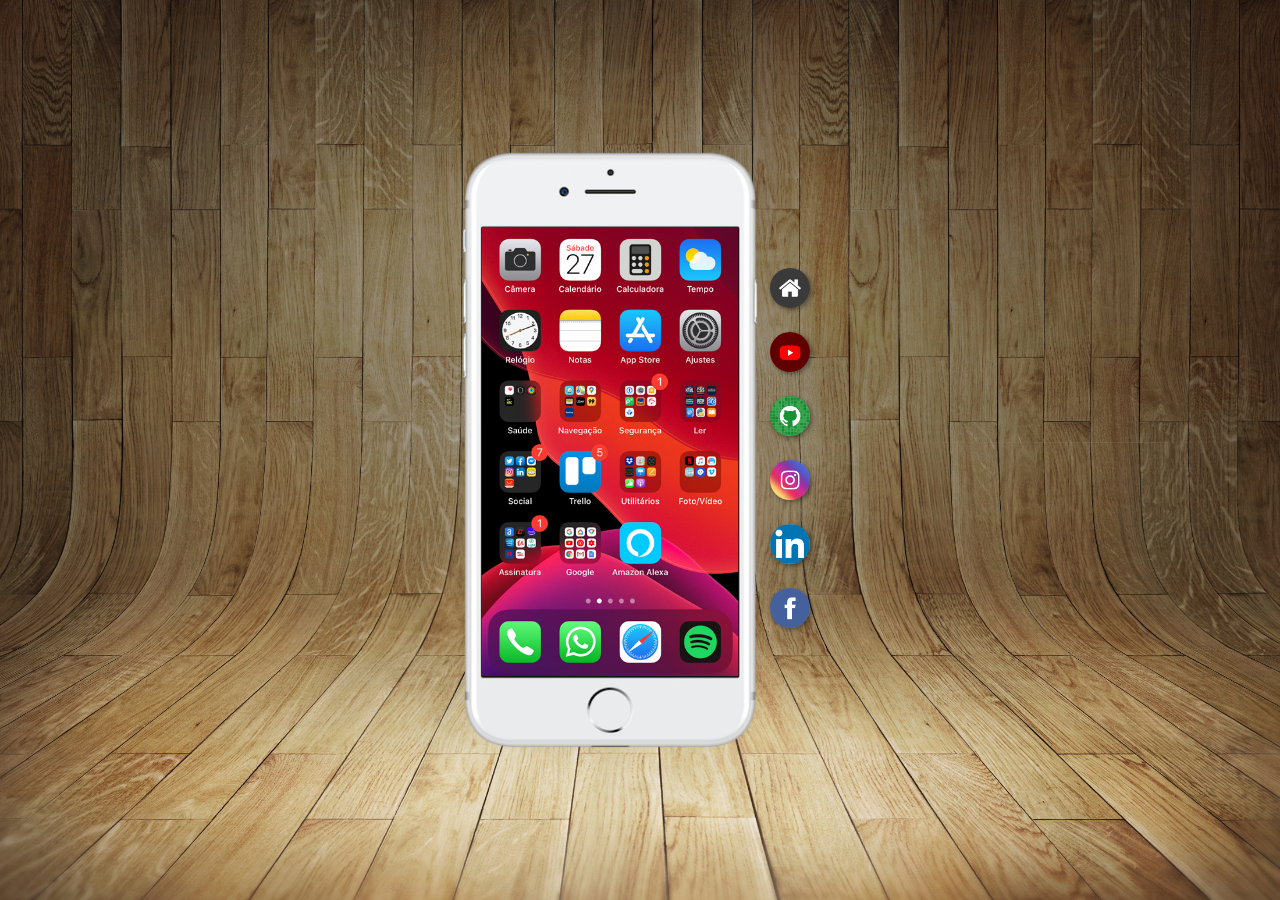
<file: index.html>
<!DOCTYPE html>
<html lang="pt-br">
<head>
    <meta charset="UTF-8">
    <meta http-equiv="X-UA-Compatible" content="IE=edge">
    <meta name="viewport" content="width=device-width, initial-scale=1.0">
    <link rel="stylesheet" href="estilos/style.css">
    <title>Projeto Redes Sociais</title>
</head>
<body>
  <main>
    <section id="telefone">
      <img src="imagens/frame-iphone.png" alt="">
        <iframe src="home.html" name="tela" id="tela" frameborder="0">Seu navegador não pe compatível com isso.</iframe>
    </section>
    <section id="redes-sociais">
        <a href="home.html" target="tela"><img src="imagens/logo-home.jpg" alt="home"></a> <br>
        <a href="youtube.html" target="tela"><img src="imagens/logo-youtube.jpg" alt="youtube"></a> <br>
        <a href="github.html" target="tela"><img src="imagens/logo-github.jpg" alt="github"></a> <br>
        <a href="instagram.html" target="tela"><img src="imagens/logo-instagram.jpg" alt="instagram"></a> <br>
        <a href="linkidin.html" target="tela"><img src="imagens/logo-linkidin.jpg" alt="linkidin"></a> <br>
        <a href="facebook.html" target="tela"><img src="imagens/logo-facebook.jpg" alt="facebook"></a>
    </section>
  </main>
    
</body>
</html>
</file>
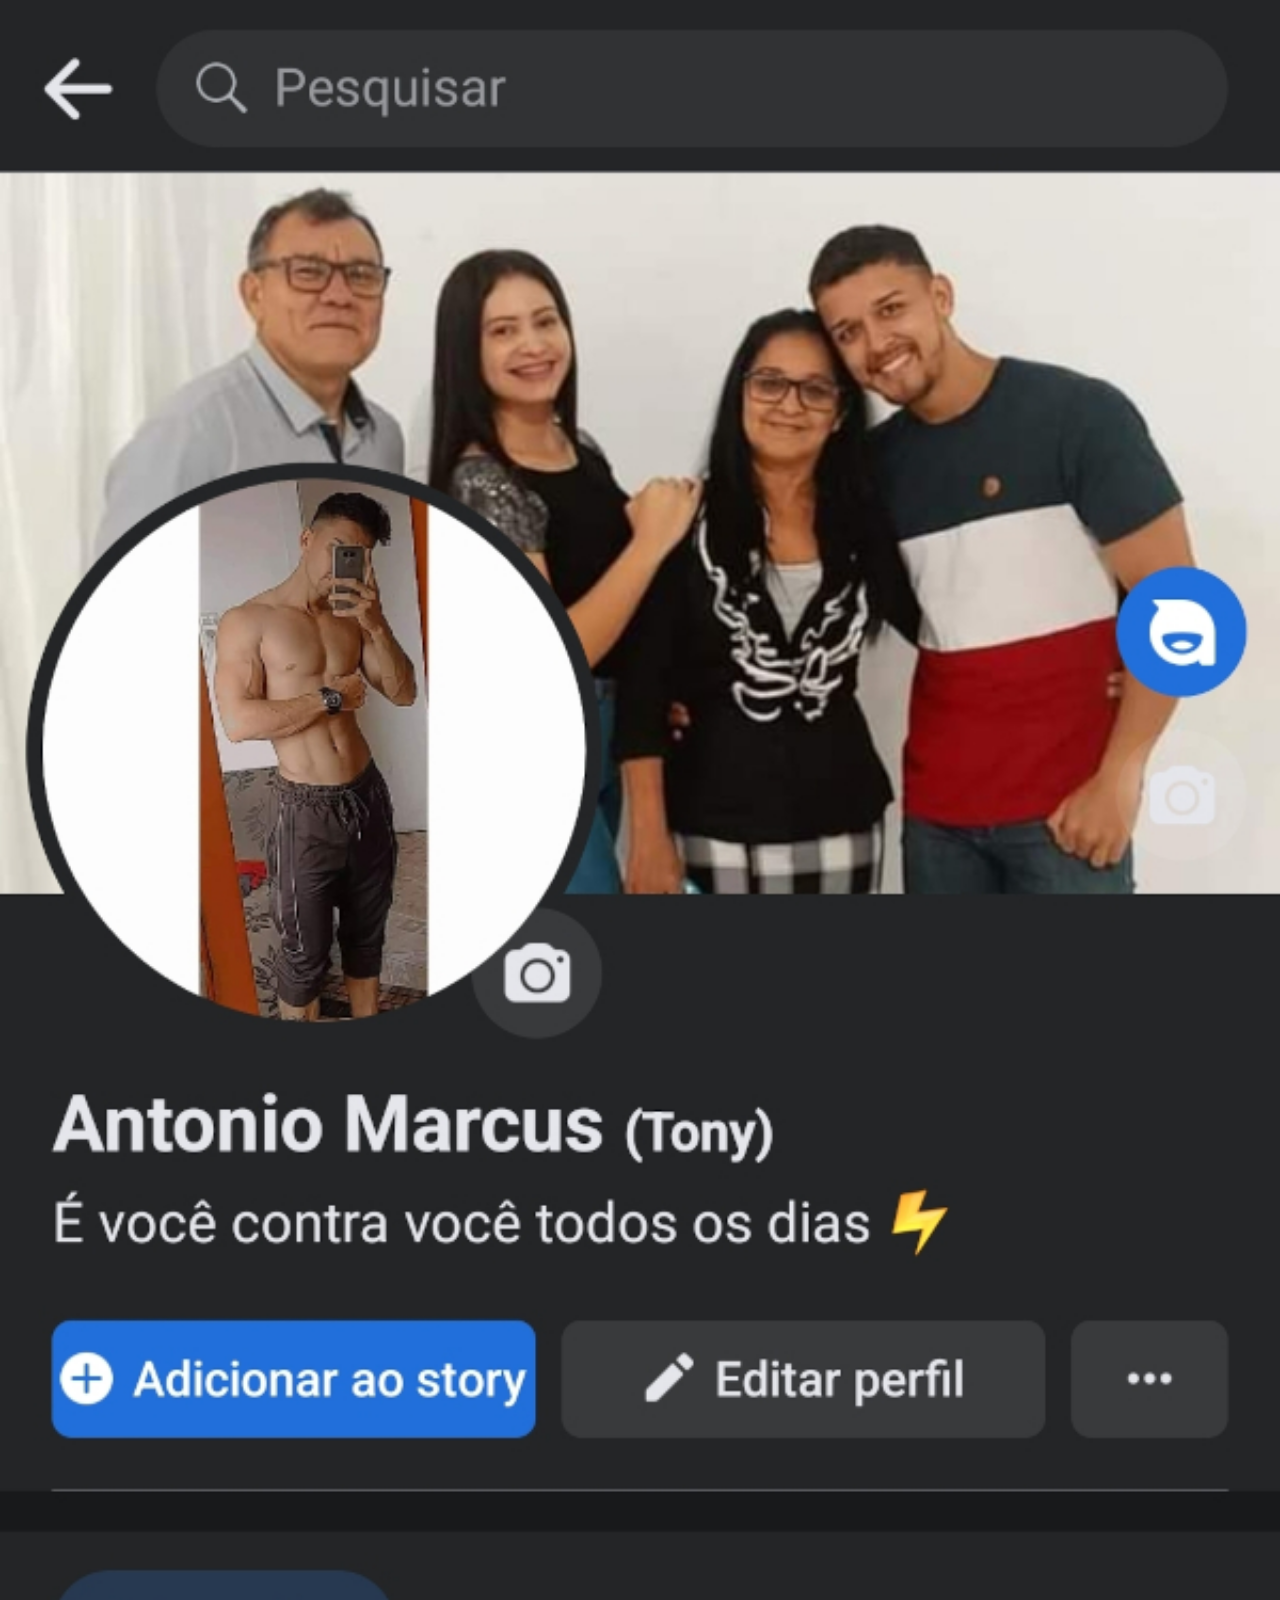
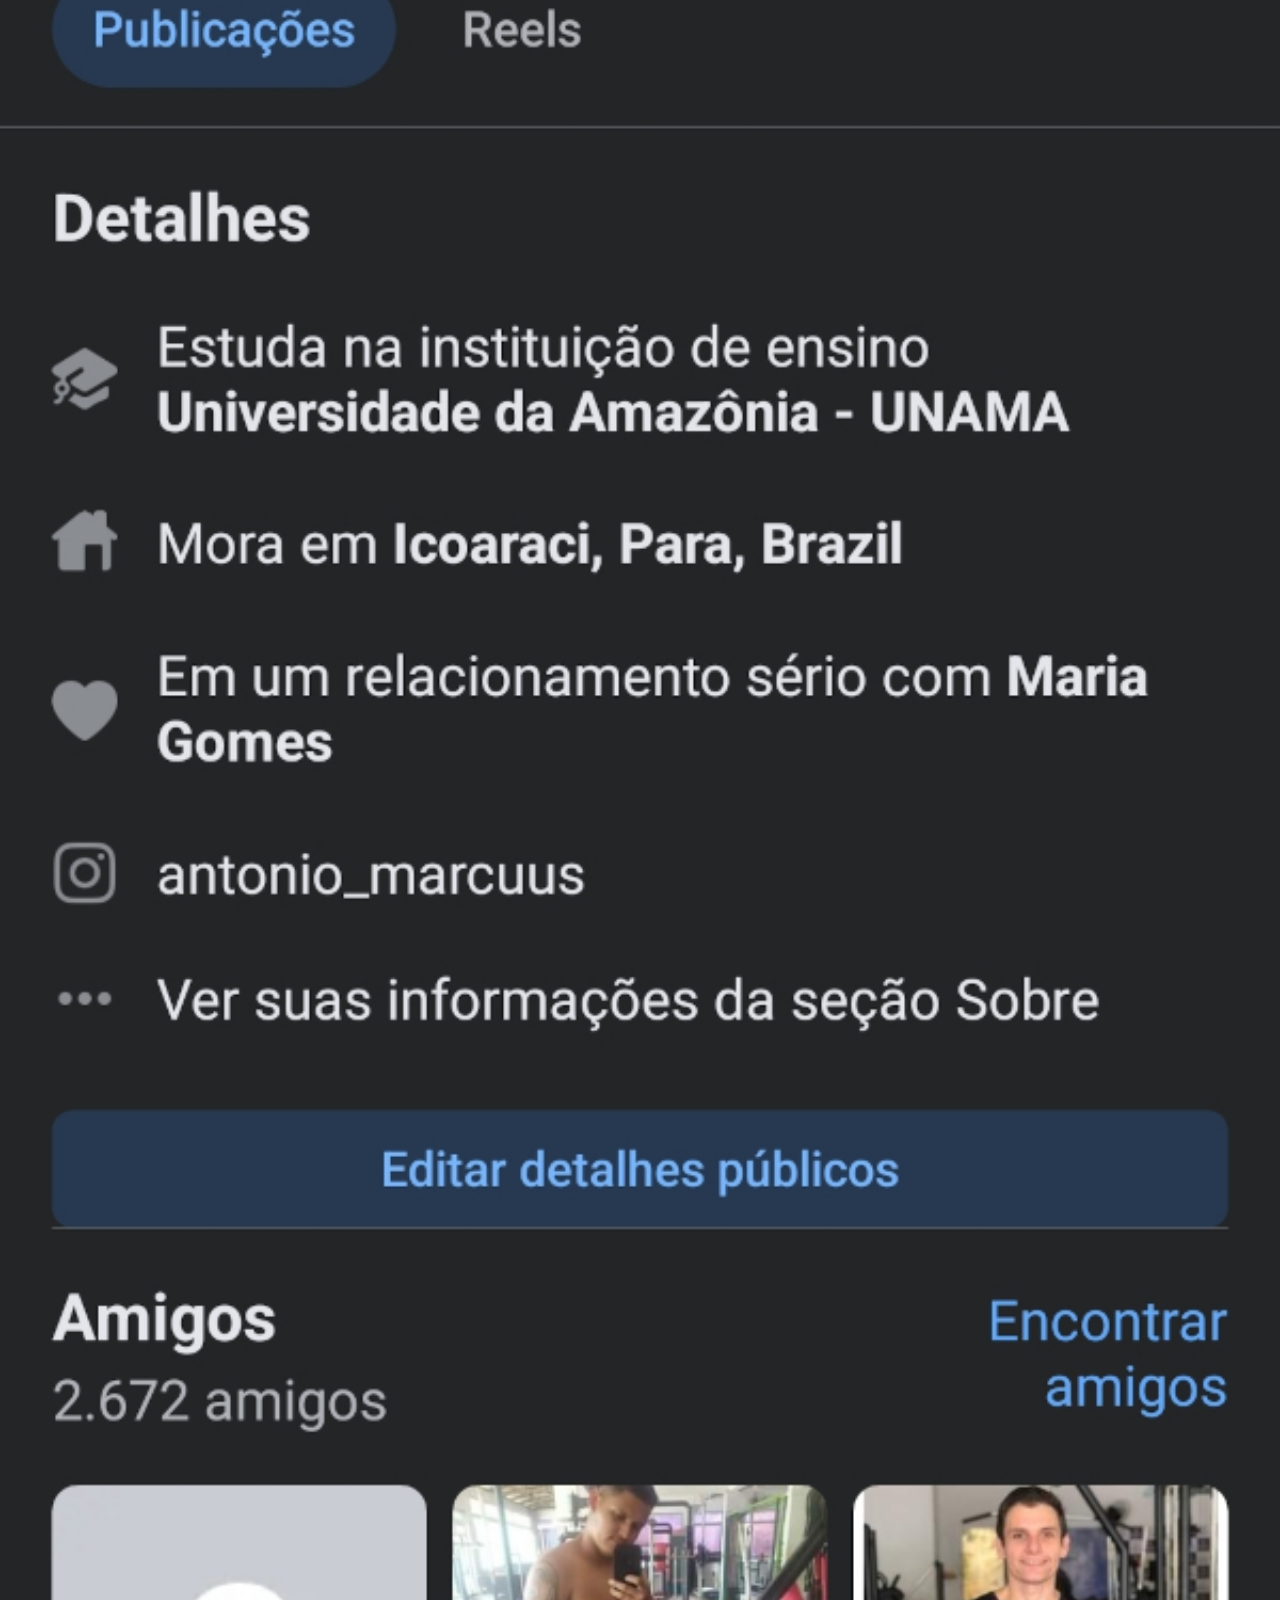
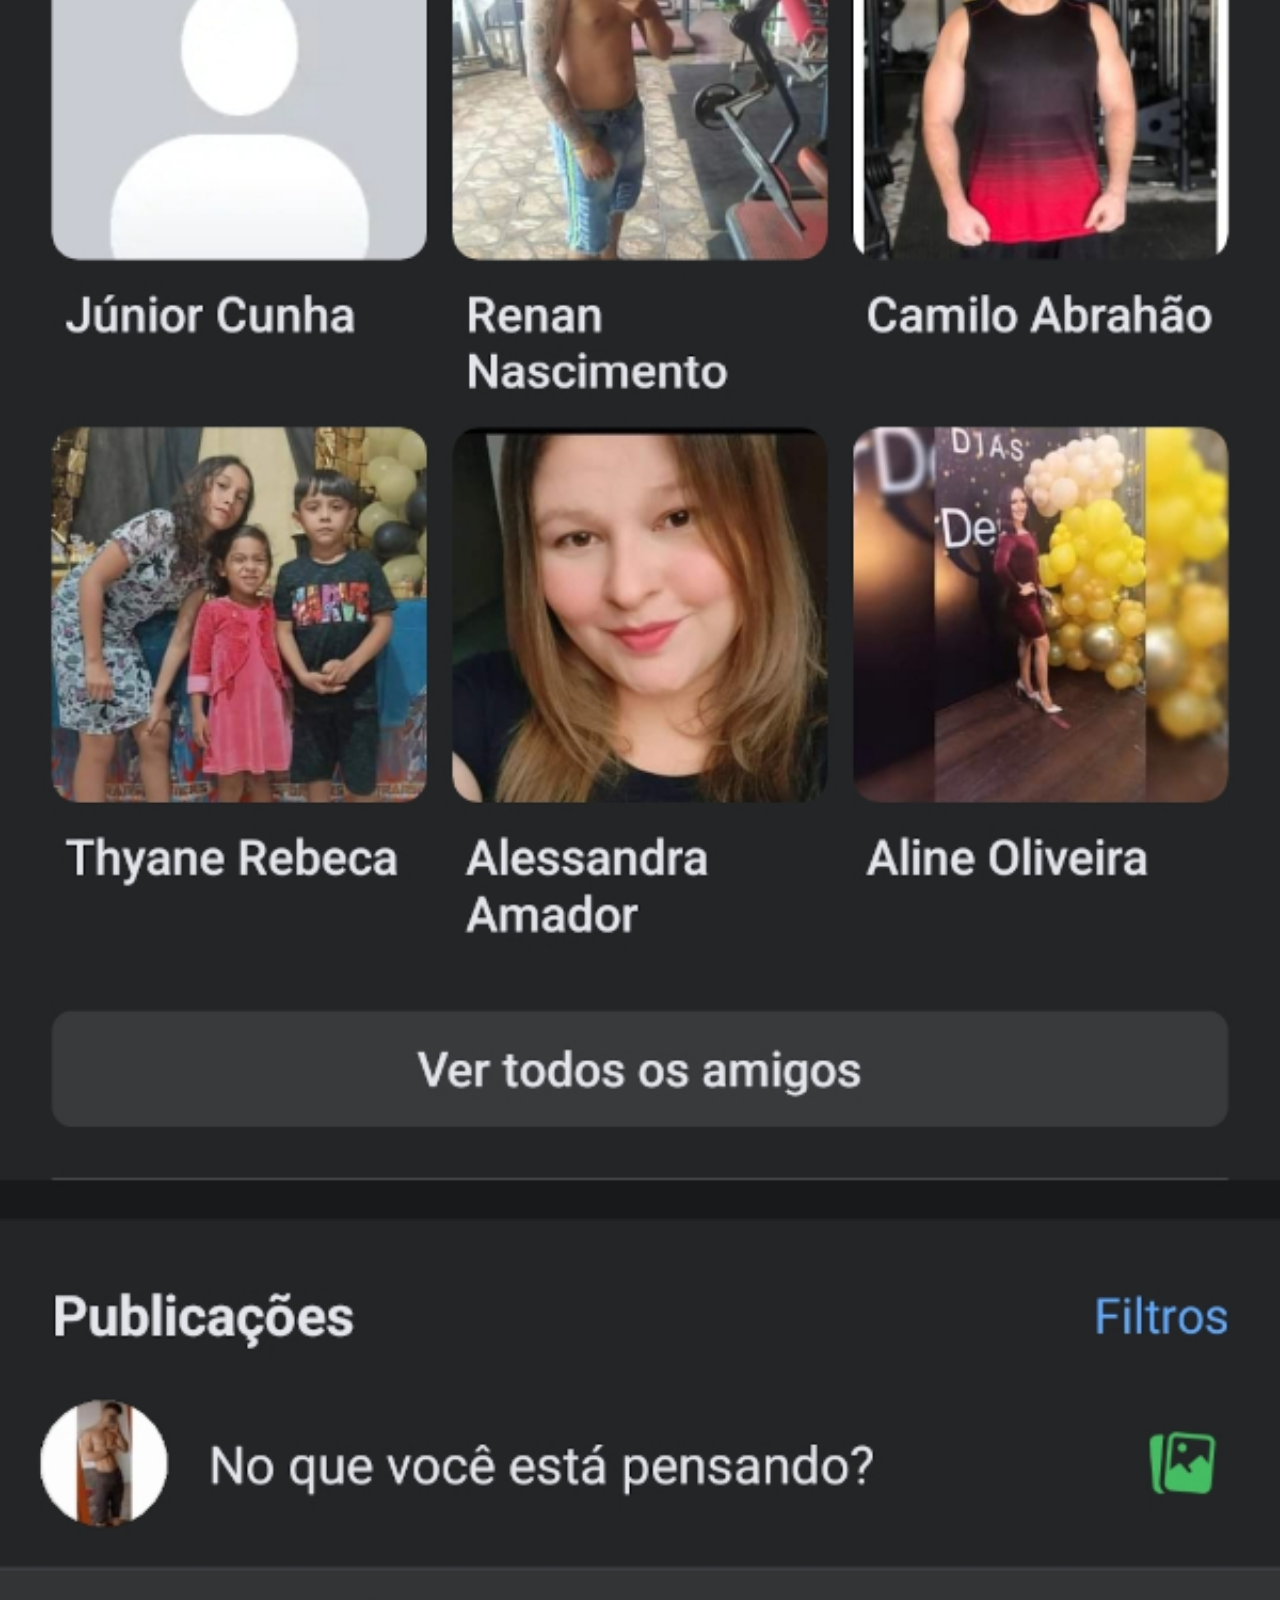
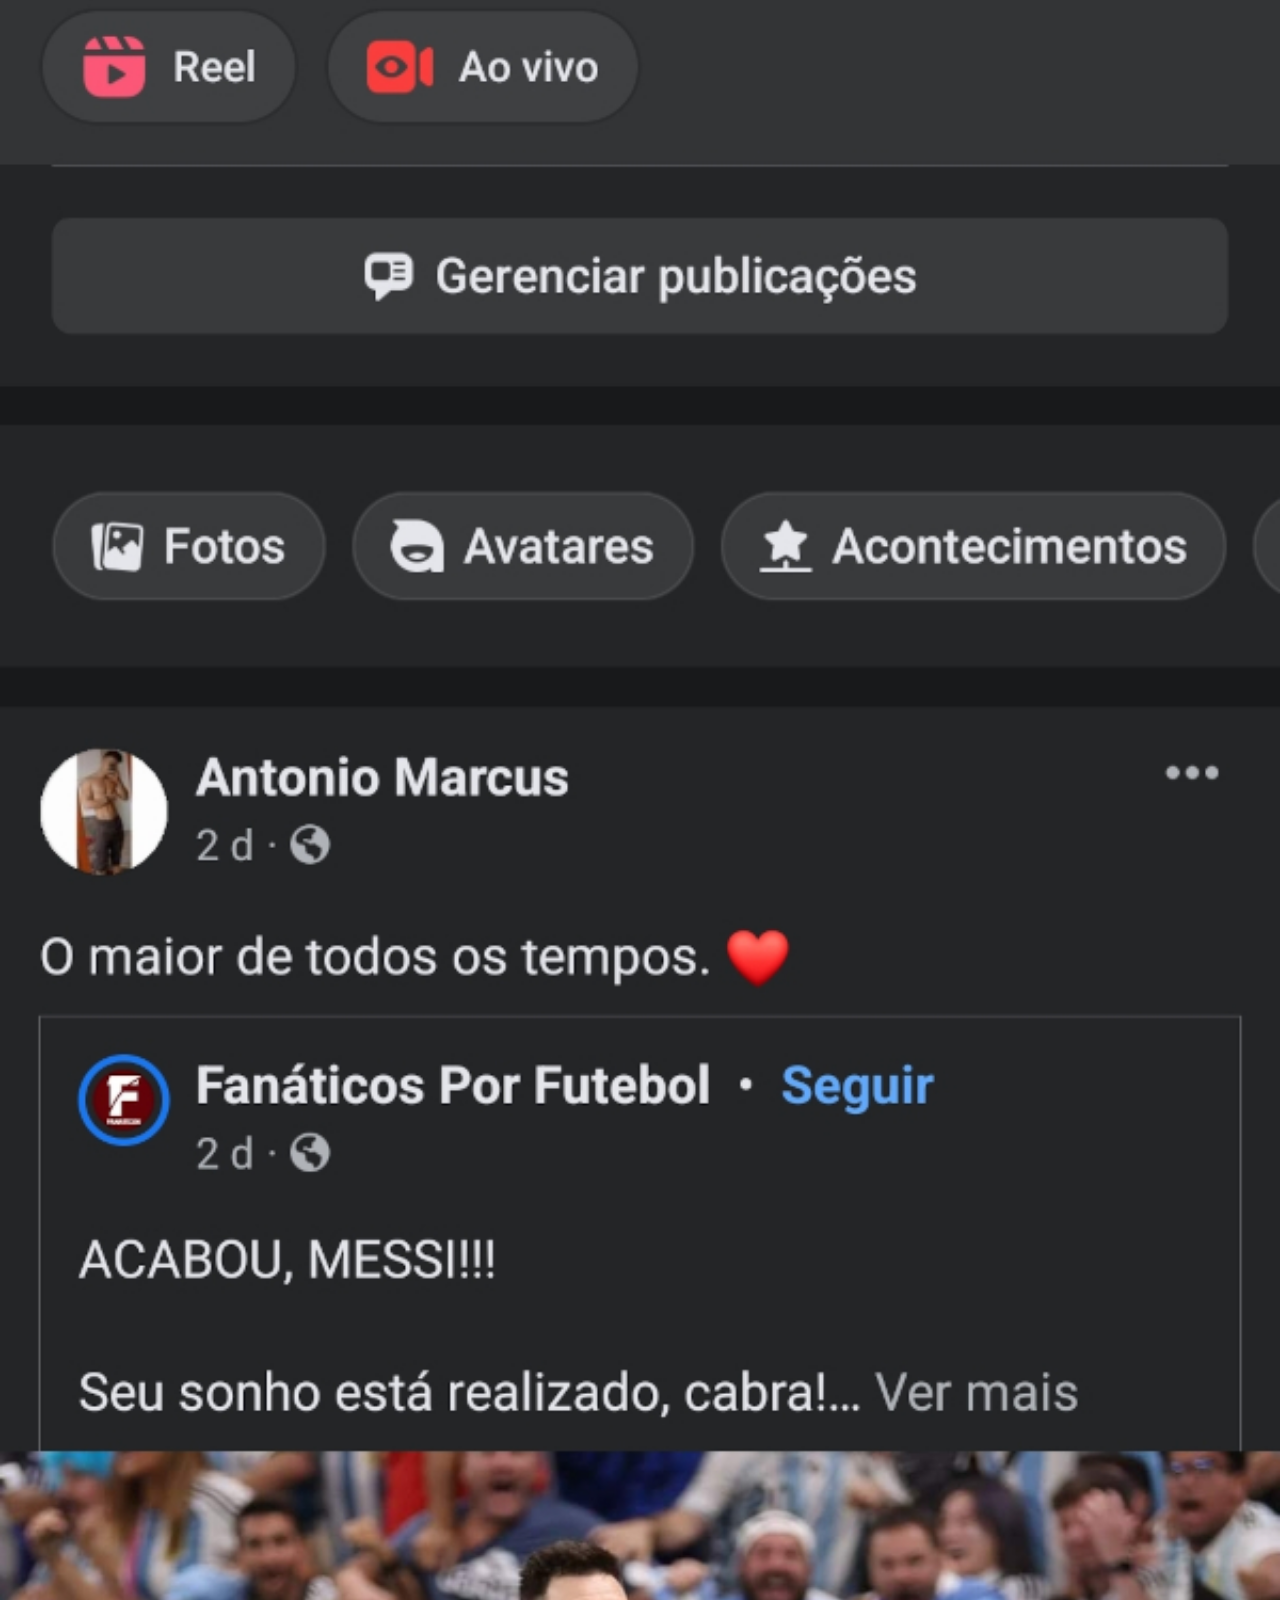
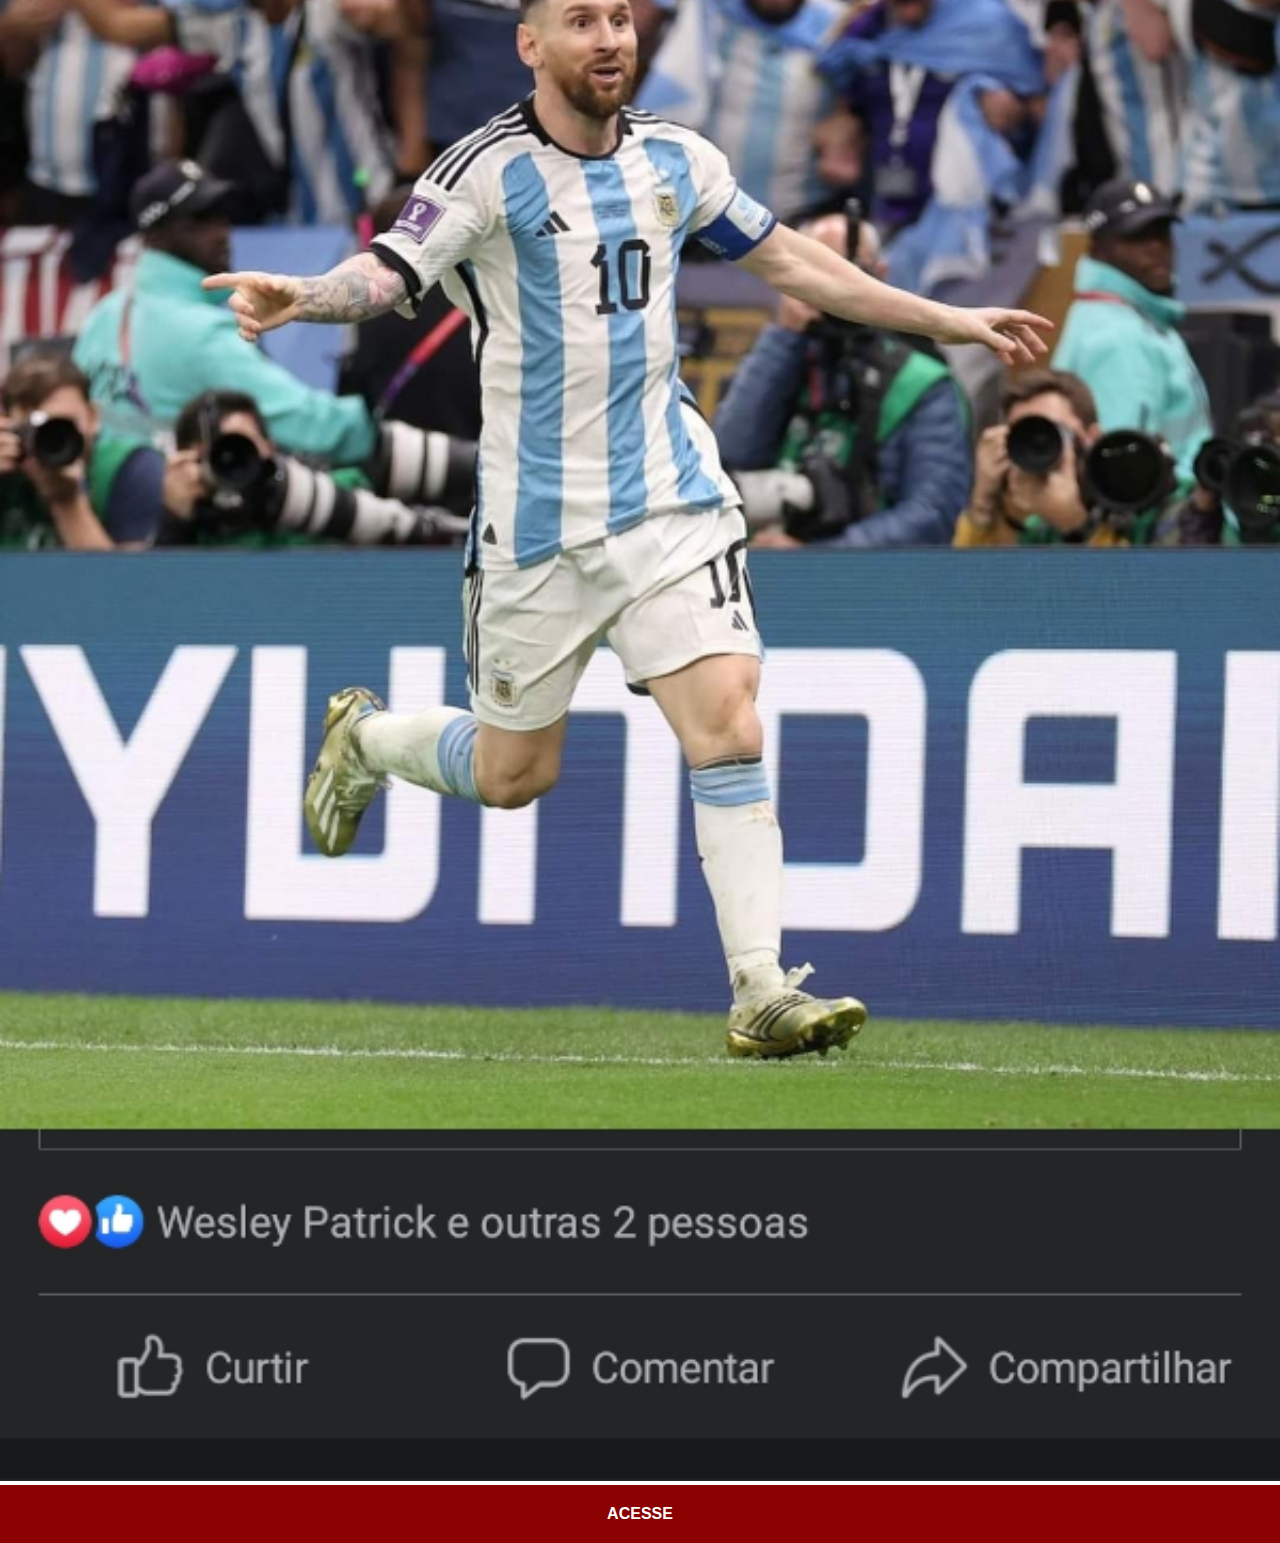
<file: facebook.html>
<!DOCTYPE html>
<html lang="pt-br">
<head>
    <meta charset="UTF-8">
    <meta http-equiv="X-UA-Compatible" content="IE=edge">
    <meta name="viewport" content="width=device-width, initial-scale=1.0">
    <title>Facebook</title>
    <link rel="stylesheet" href="estilos/social.css">
</head>
<body>
    <img src="imagens/facebook.jpg.jpg" alt="Facebook">
    <a href="https://www.facebook.com/antoniomarcuus" target="_blank">ACESSE</a>
</body>
</html>
</file>
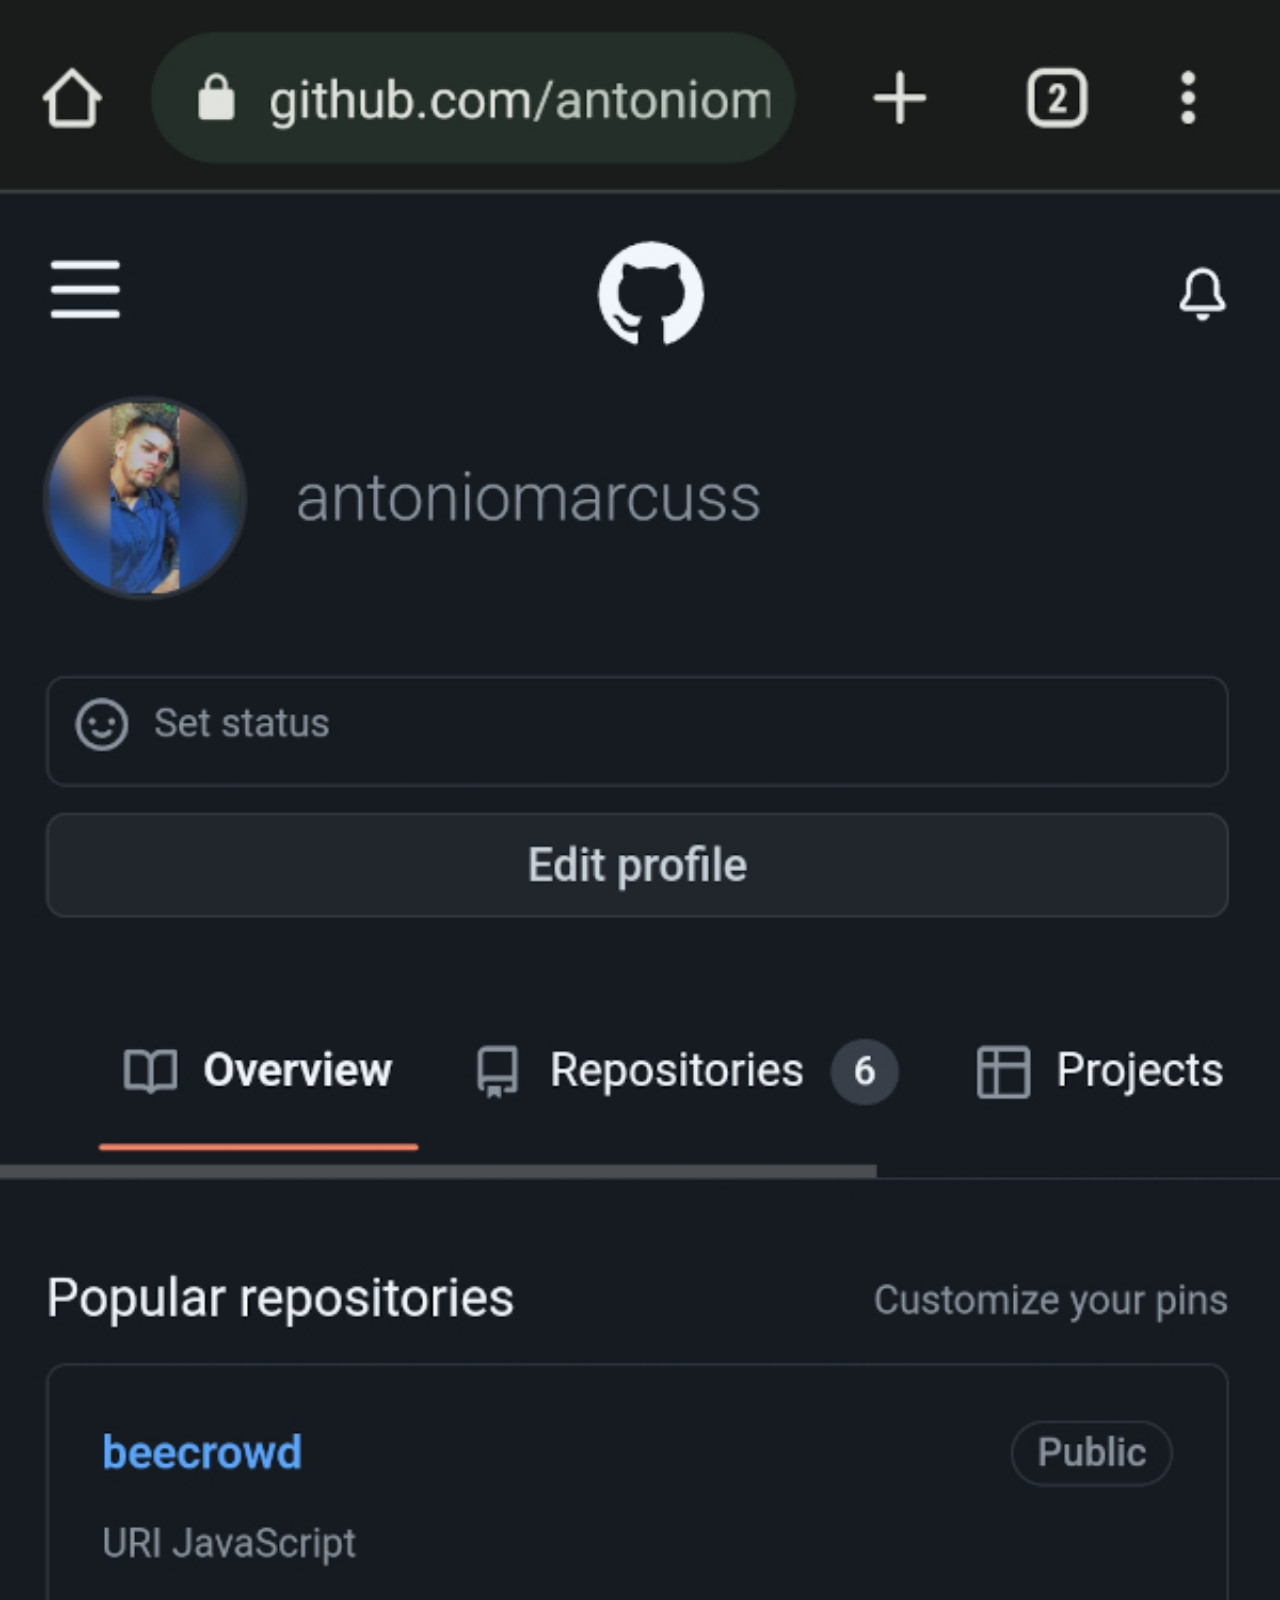
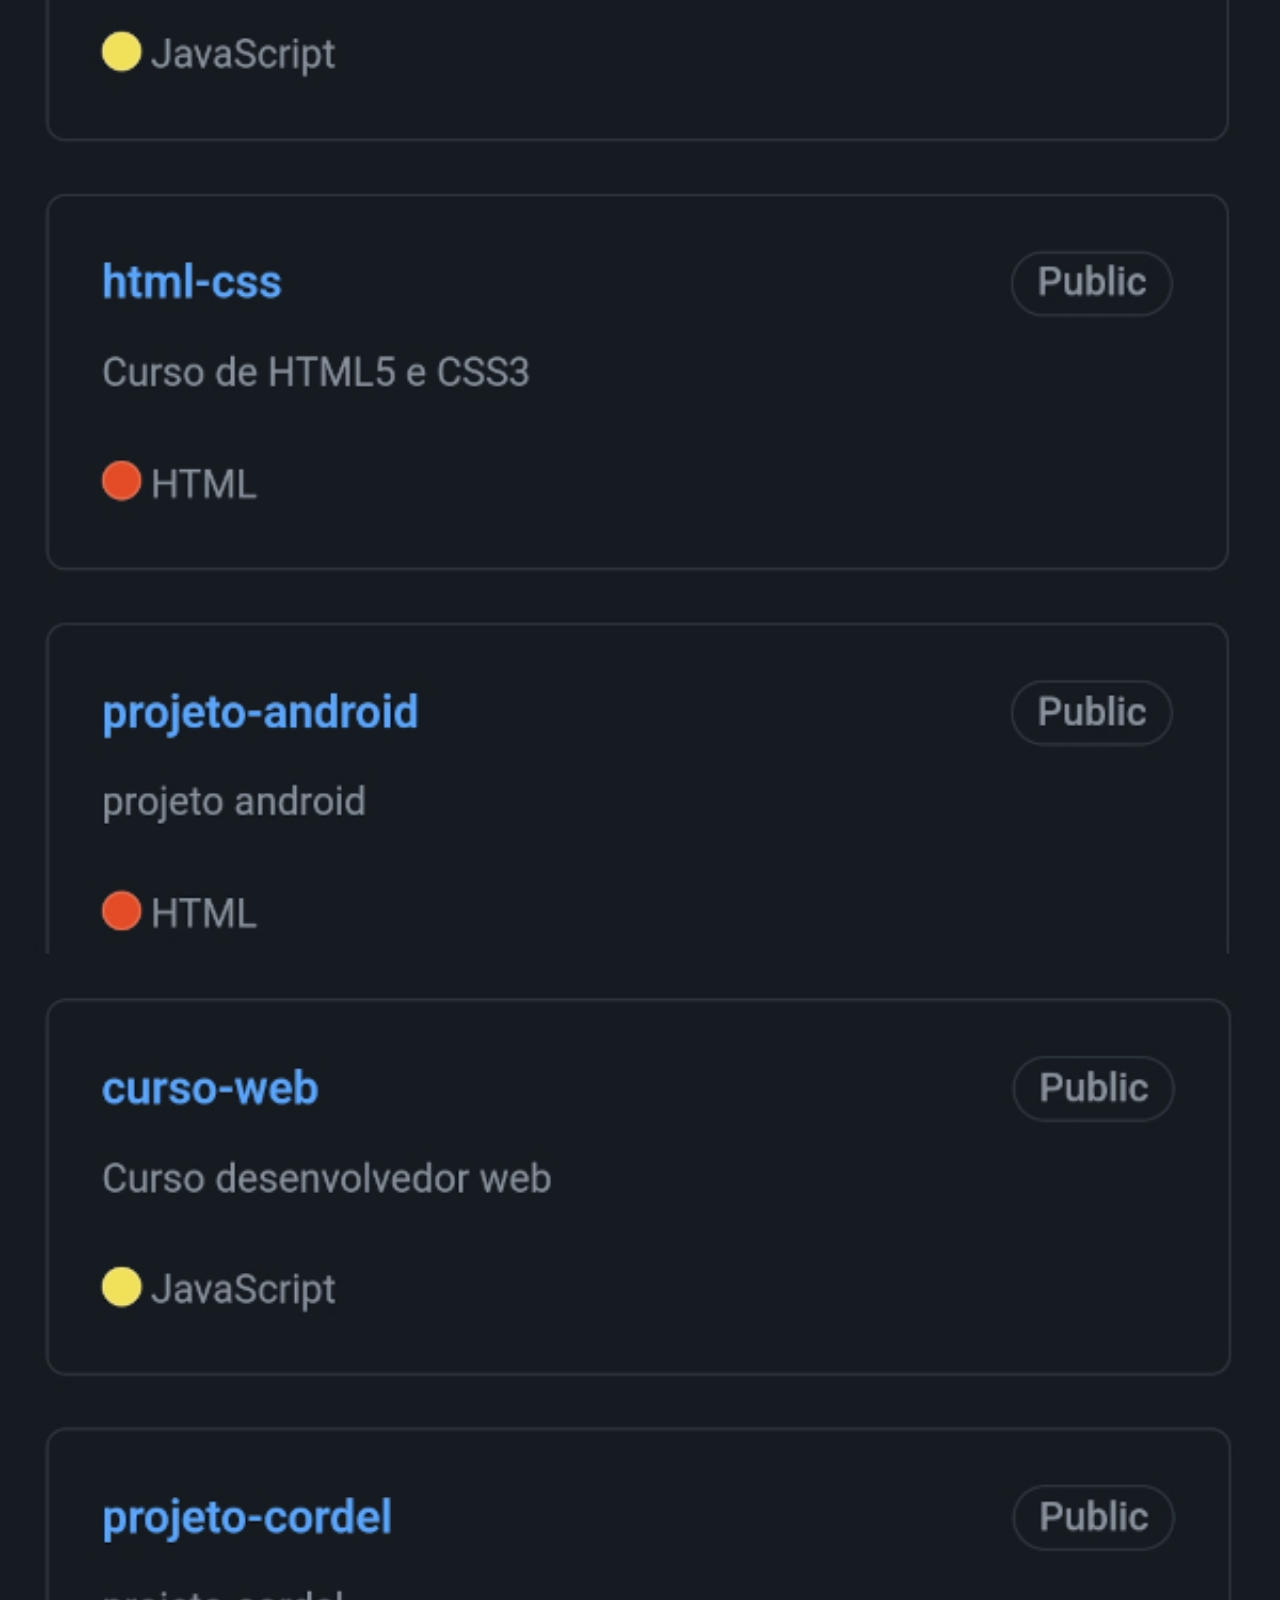
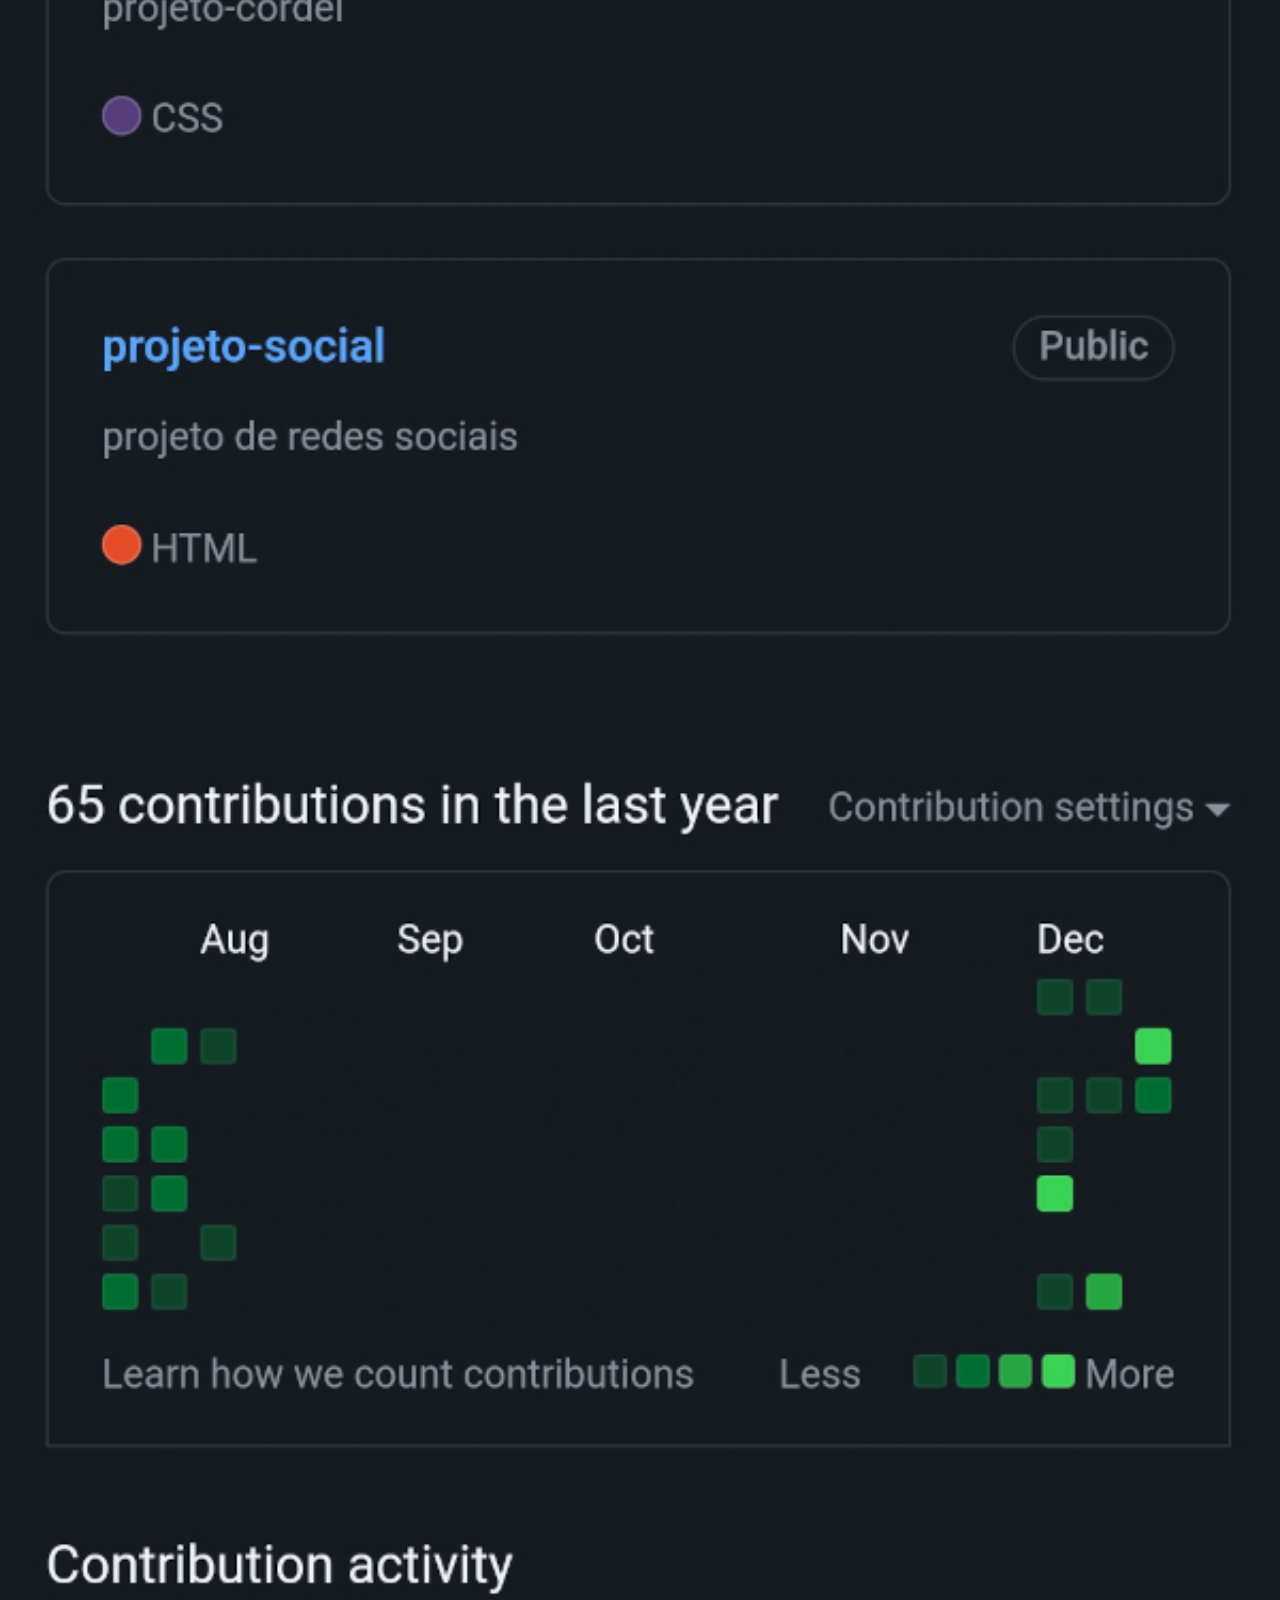
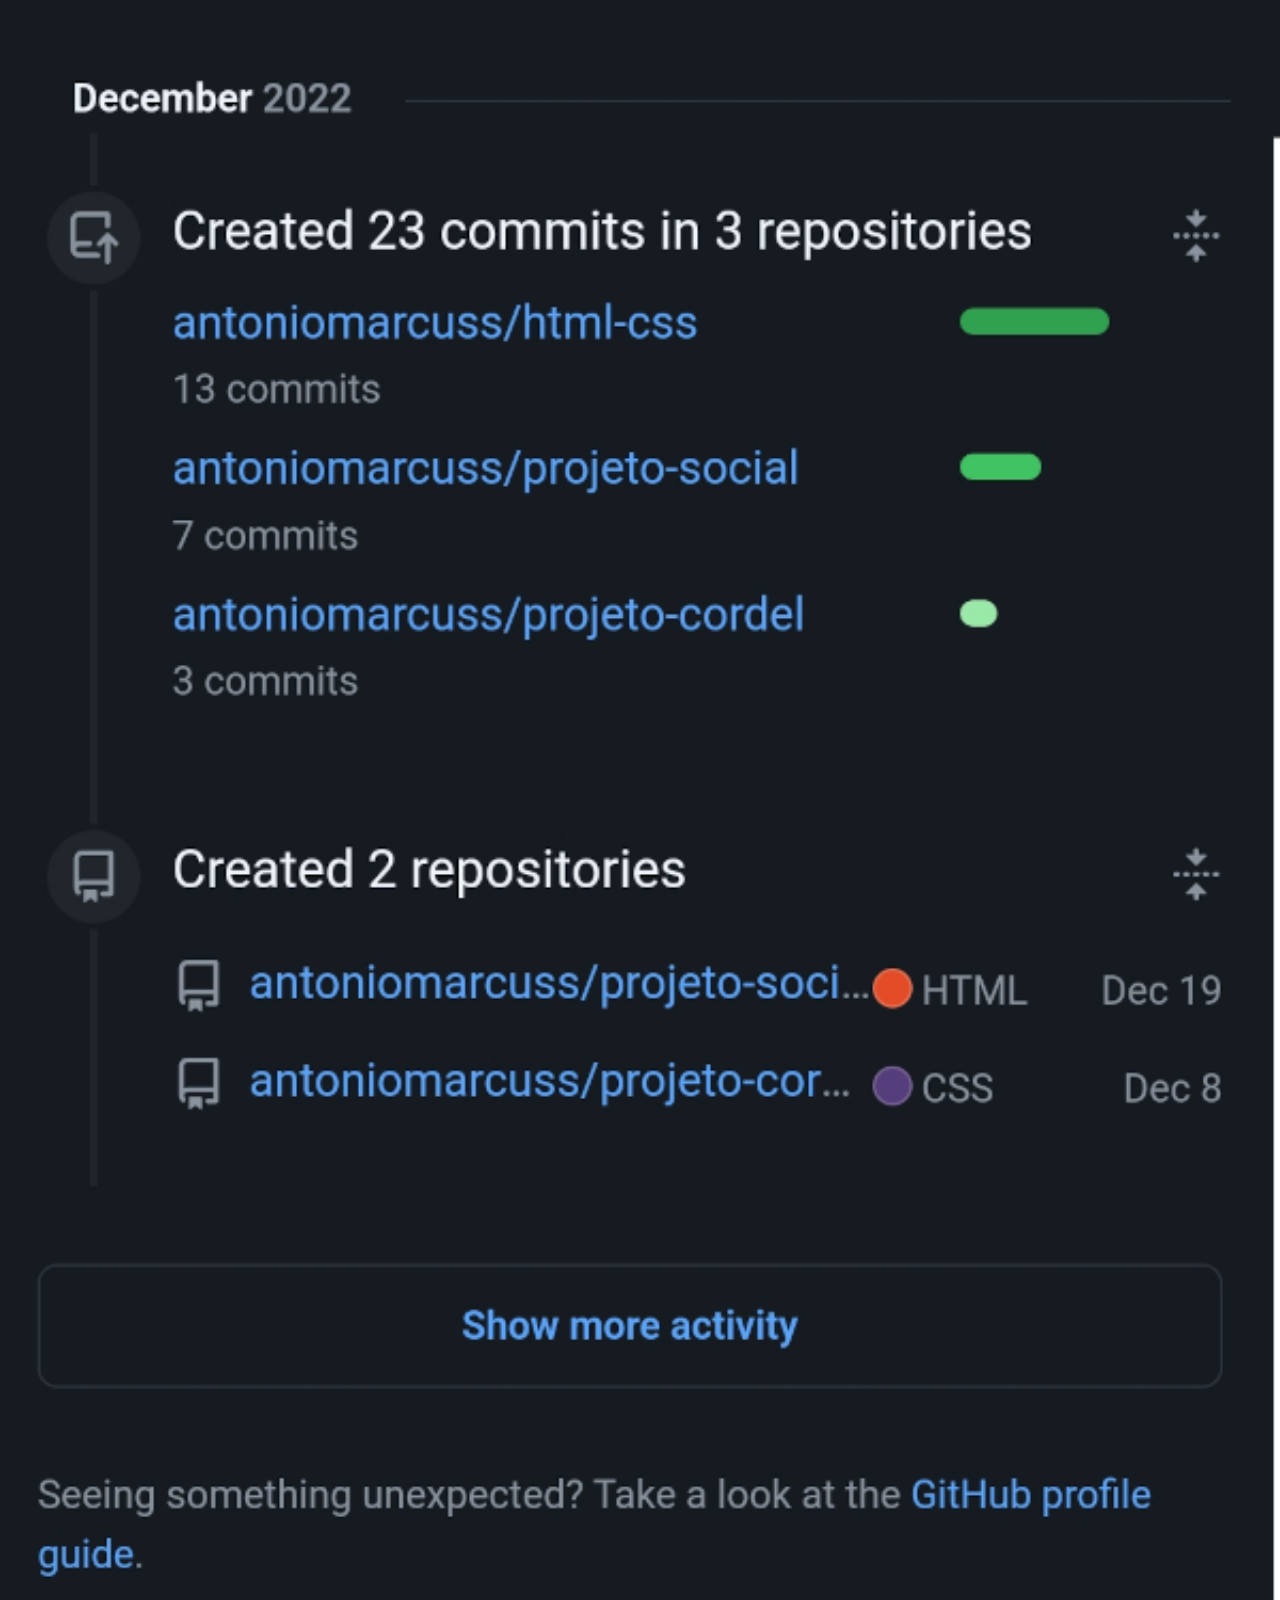
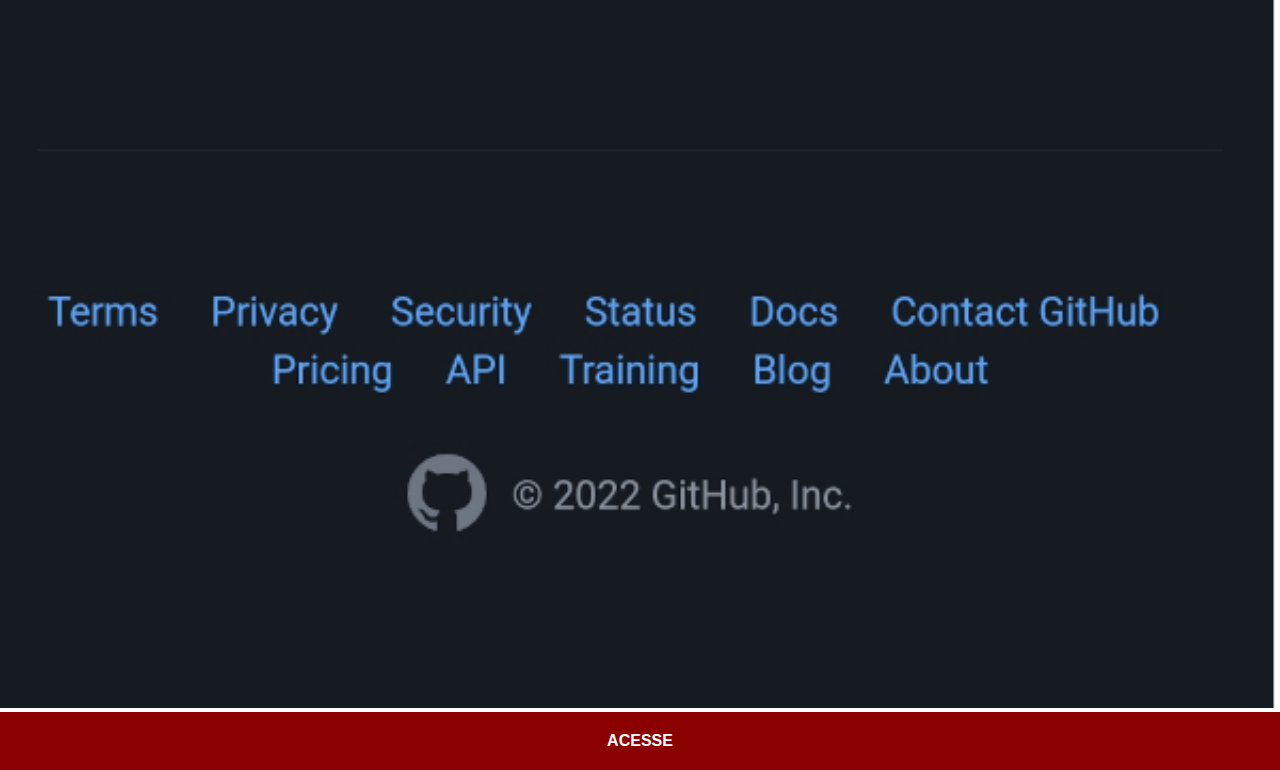
<file: github.html>
<!DOCTYPE html>
<html lang="pt-br">
<head>
    <meta charset="UTF-8">
    <meta http-equiv="X-UA-Compatible" content="IE=edge">
    <meta name="viewport" content="width=device-width, initial-scale=1.0">
    <title>GitHub</title>
    <link rel="stylesheet" href="estilos/social.css">
</head>
<body>
    <img src="imagens/github.jpg.jpg" alt="github">
    <a href="https://github.com/antoniomarcuss" target="_blank">ACESSE</a>
</body>
</html>
</file>
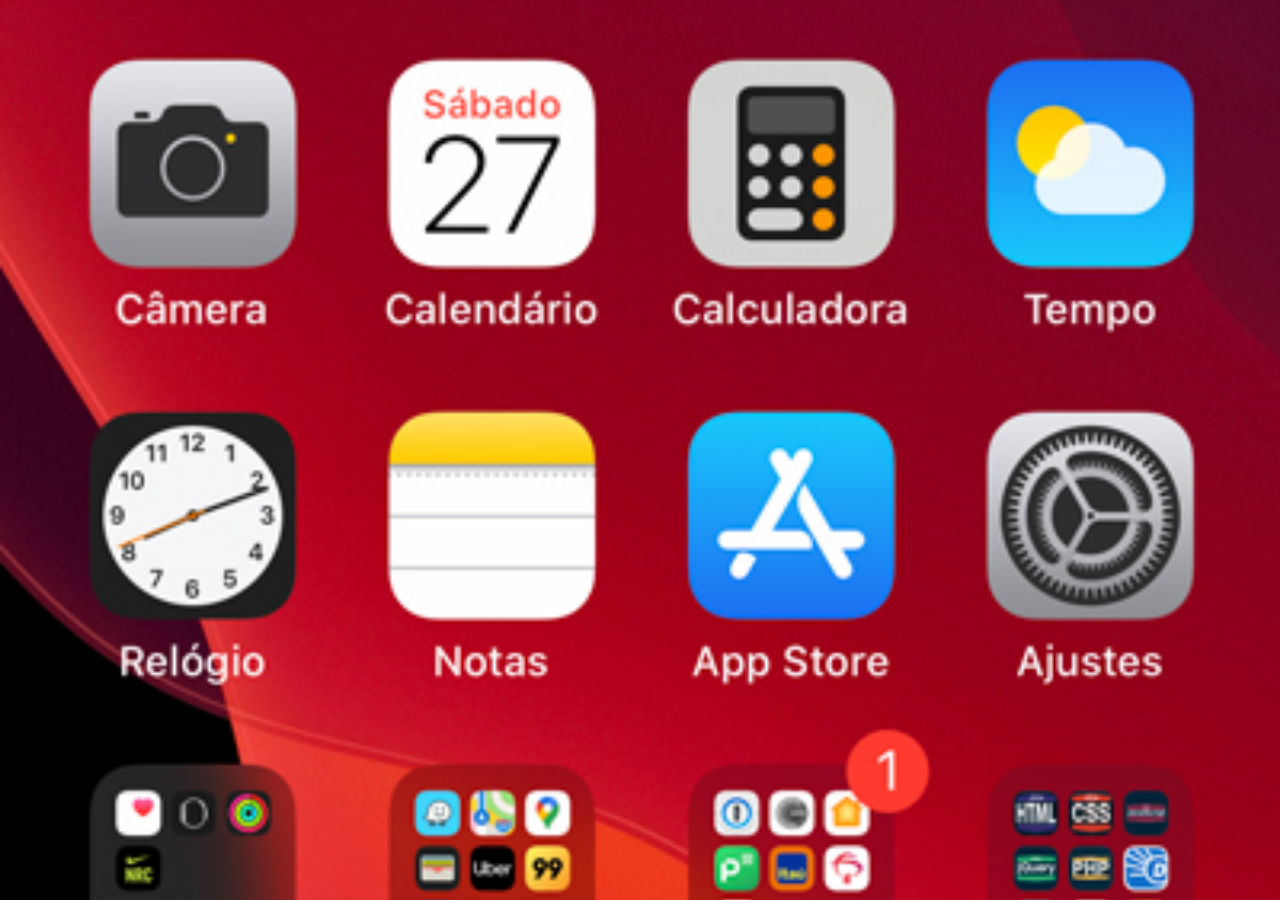
<file: home.html>
<!DOCTYPE html>
<html lang="pt-br">
<head>
    <meta charset="UTF-8">
    <meta http-equiv="X-UA-Compatible" content="IE=edge">
    <meta name="viewport" content="width=device-width, initial-scale=1.0">
    <title>Home</title>
    <style>
        * {
            margin: 0px;
            padding: 0px;
        }

        body{
            width: 100vw;
            height: 100vh;
            background-color: black;
            background-image: url(imagens/tela-home.jpg);
            background-repeat: no-repeat;
            background-position: top center;
            background-size: cover;
        }
    </style>
</head>
<body>
    
</body>
</html>
</file>
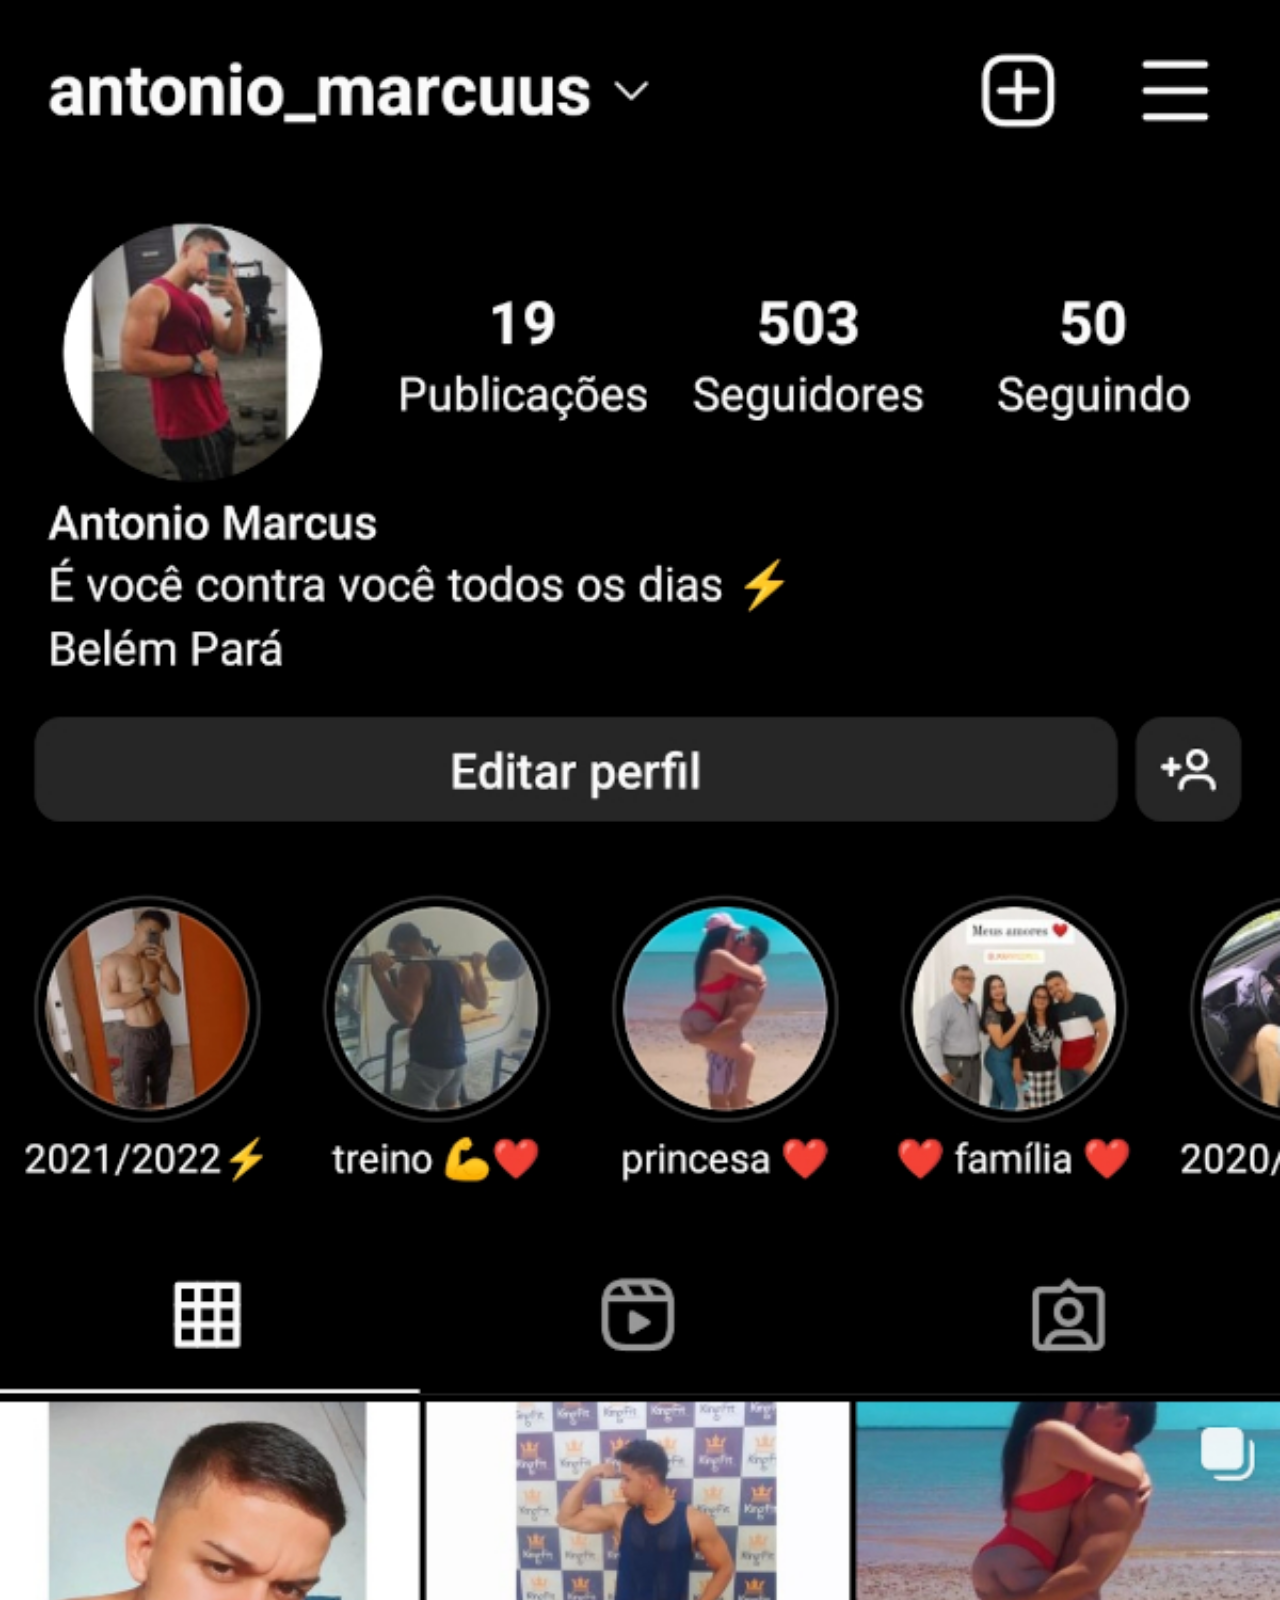
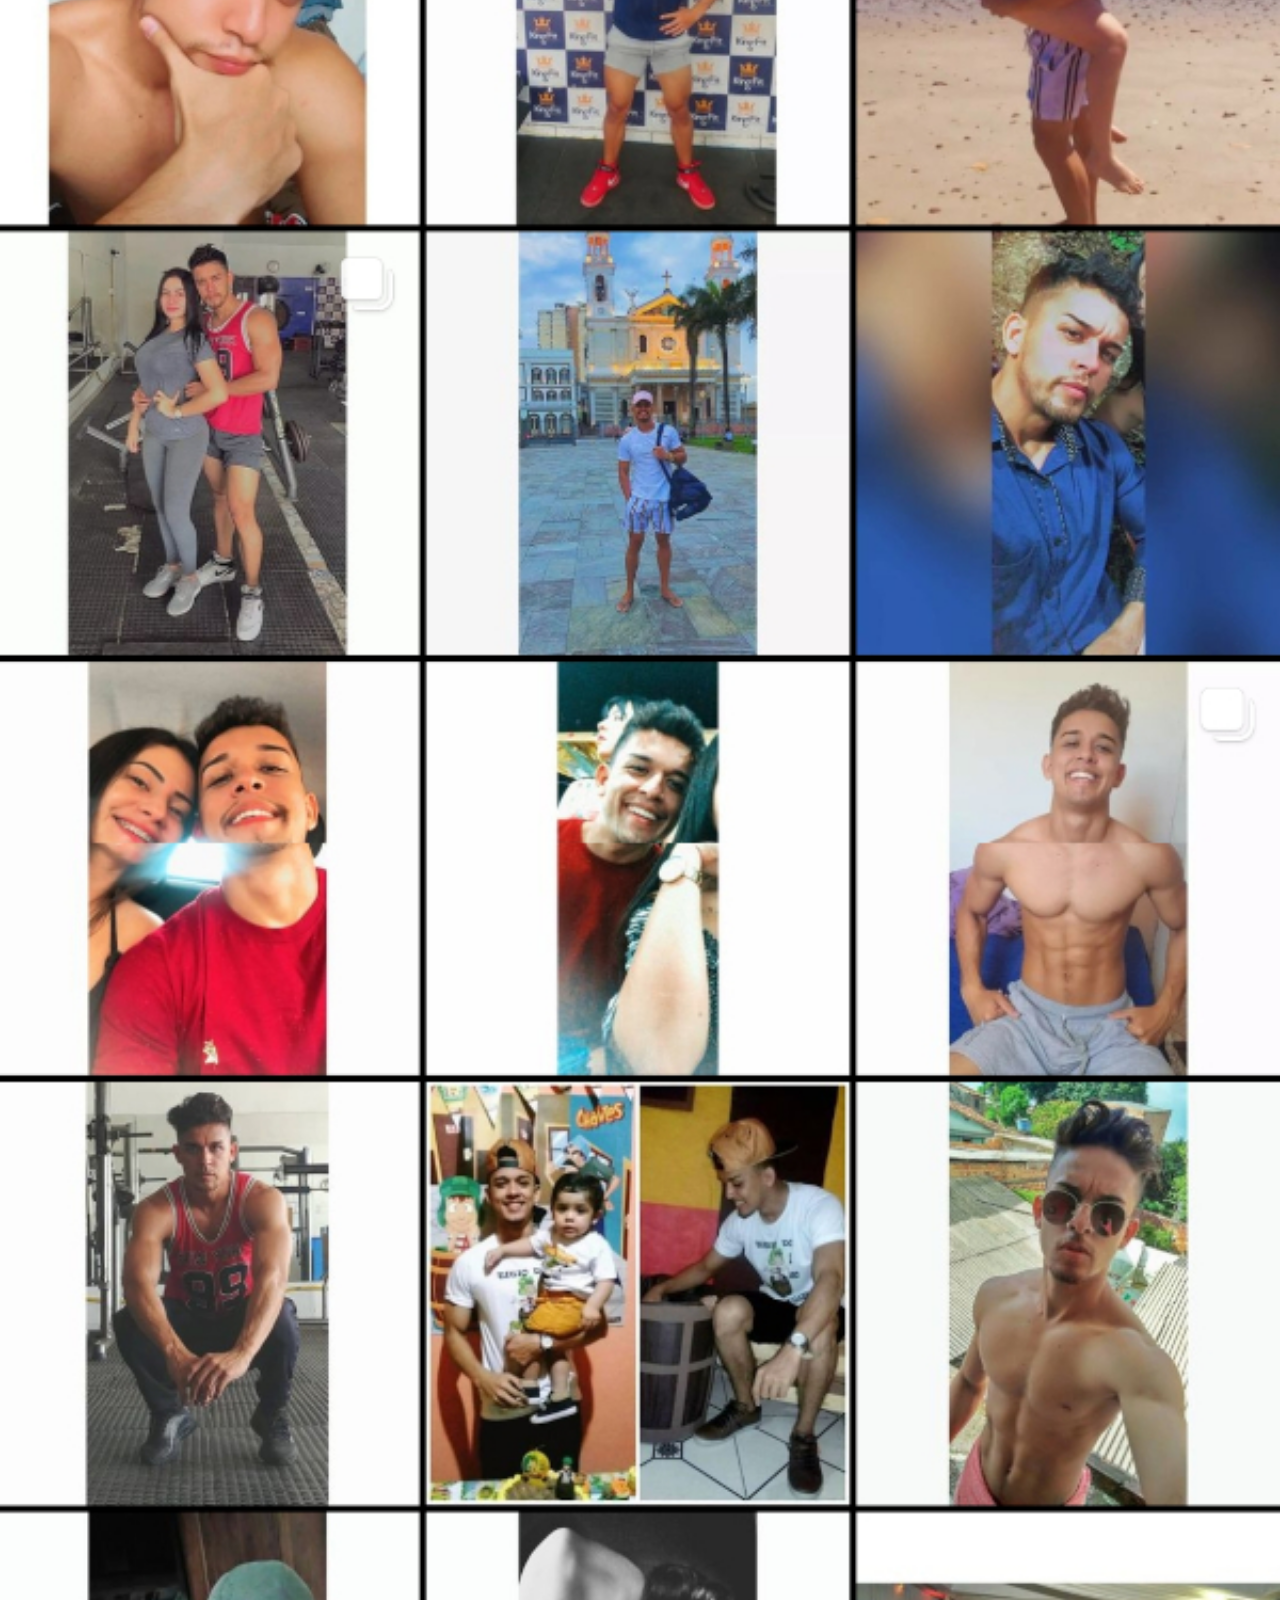
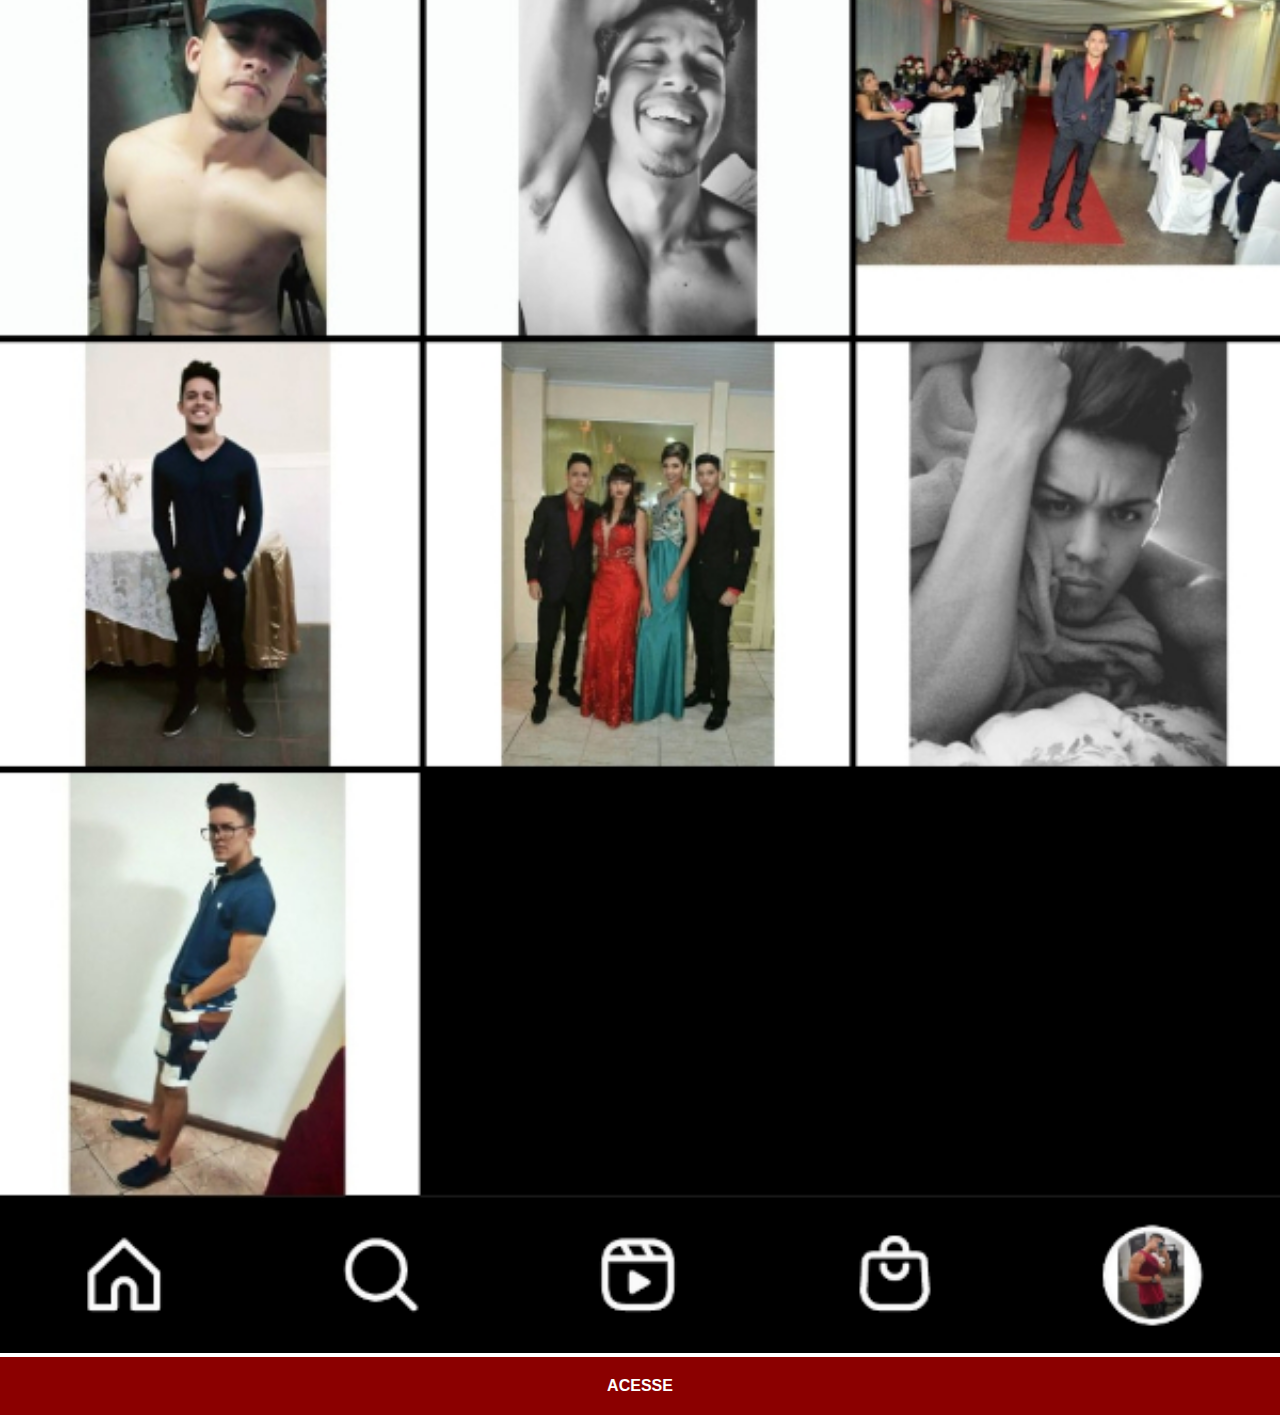
<file: instagram.html>
<!DOCTYPE html>
<html lang="pt-br">
<head>
    <meta charset="UTF-8">
    <meta http-equiv="X-UA-Compatible" content="IE=edge">
    <meta name="viewport" content="width=device-width, initial-scale=1.0">
    <title>instagram</title>
    <link rel="stylesheet" href="estilos/social.css">
</head>
<body>
    <img src="imagens/instagram.jpg" alt="instagram">
    <a href="https://www.instagram.com/antonio_marcuus/" target="_blank">ACESSE</a>
</body>
</html>
</file>
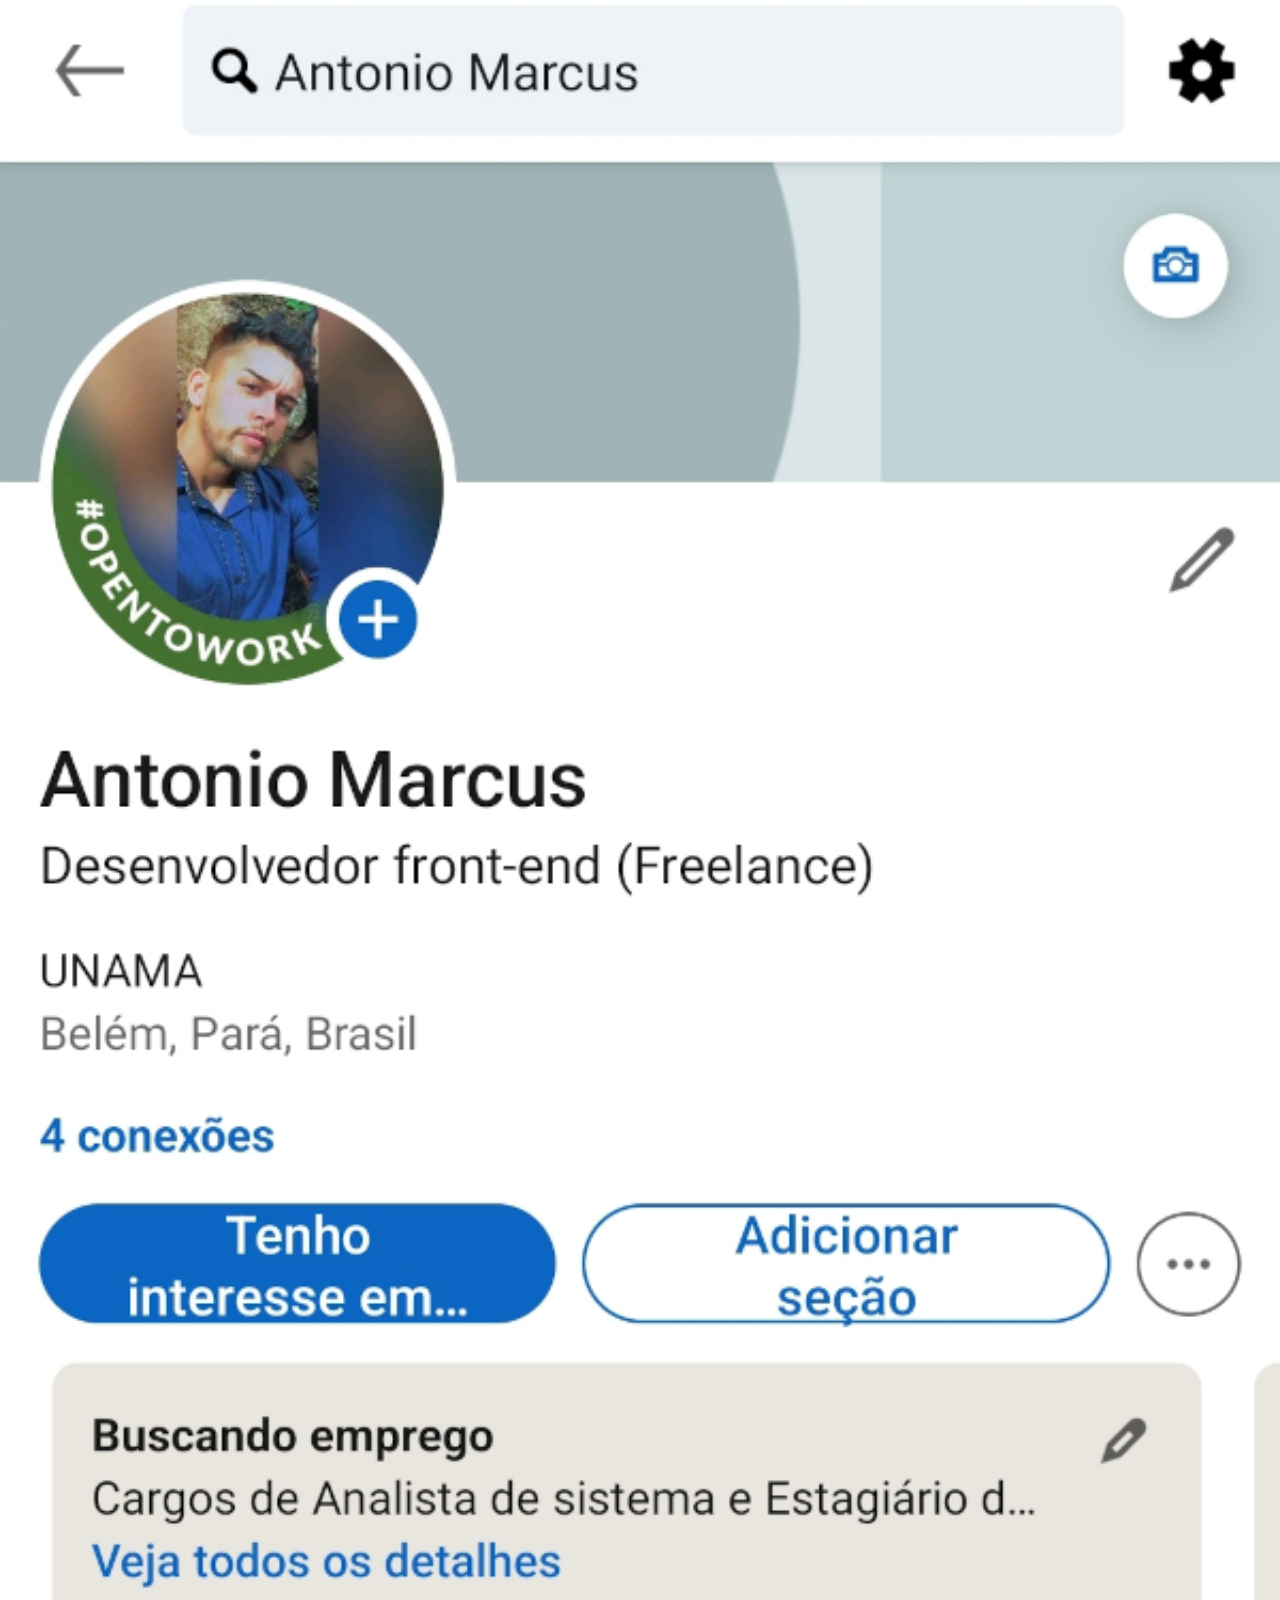
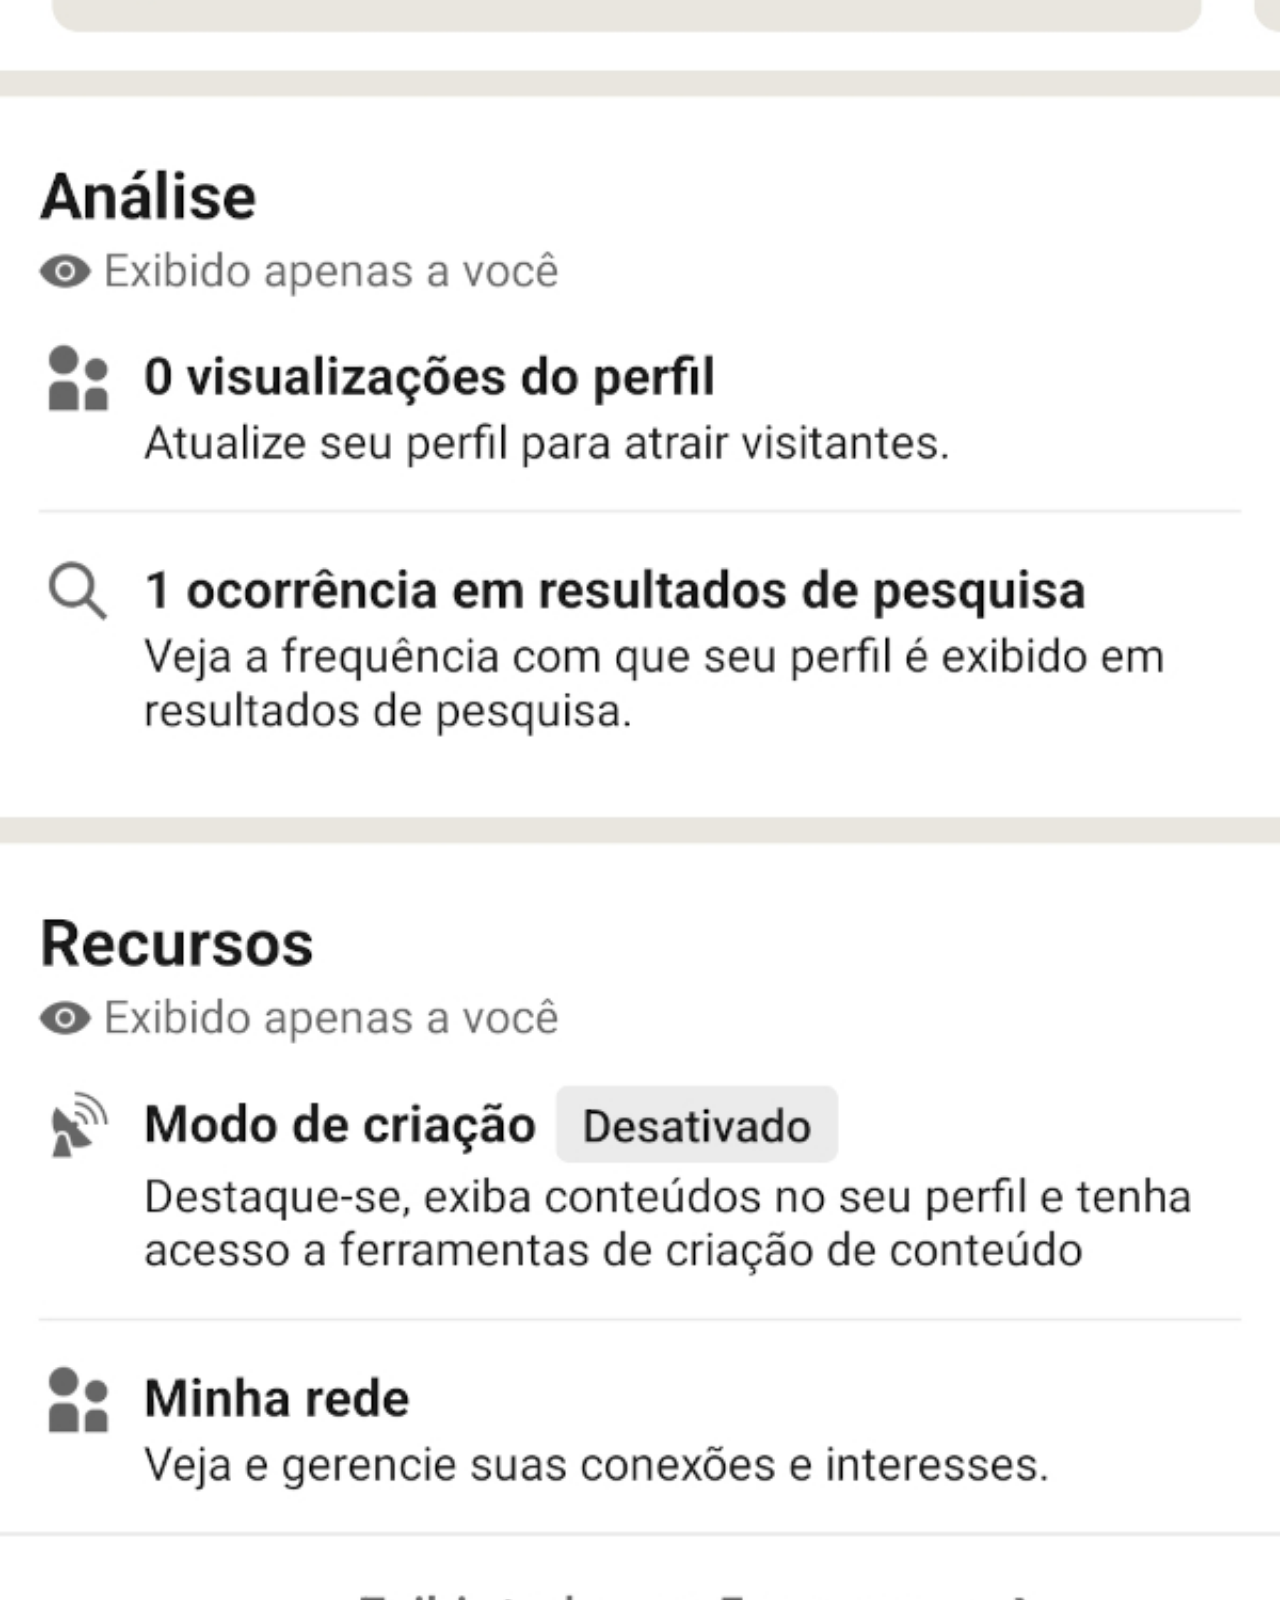
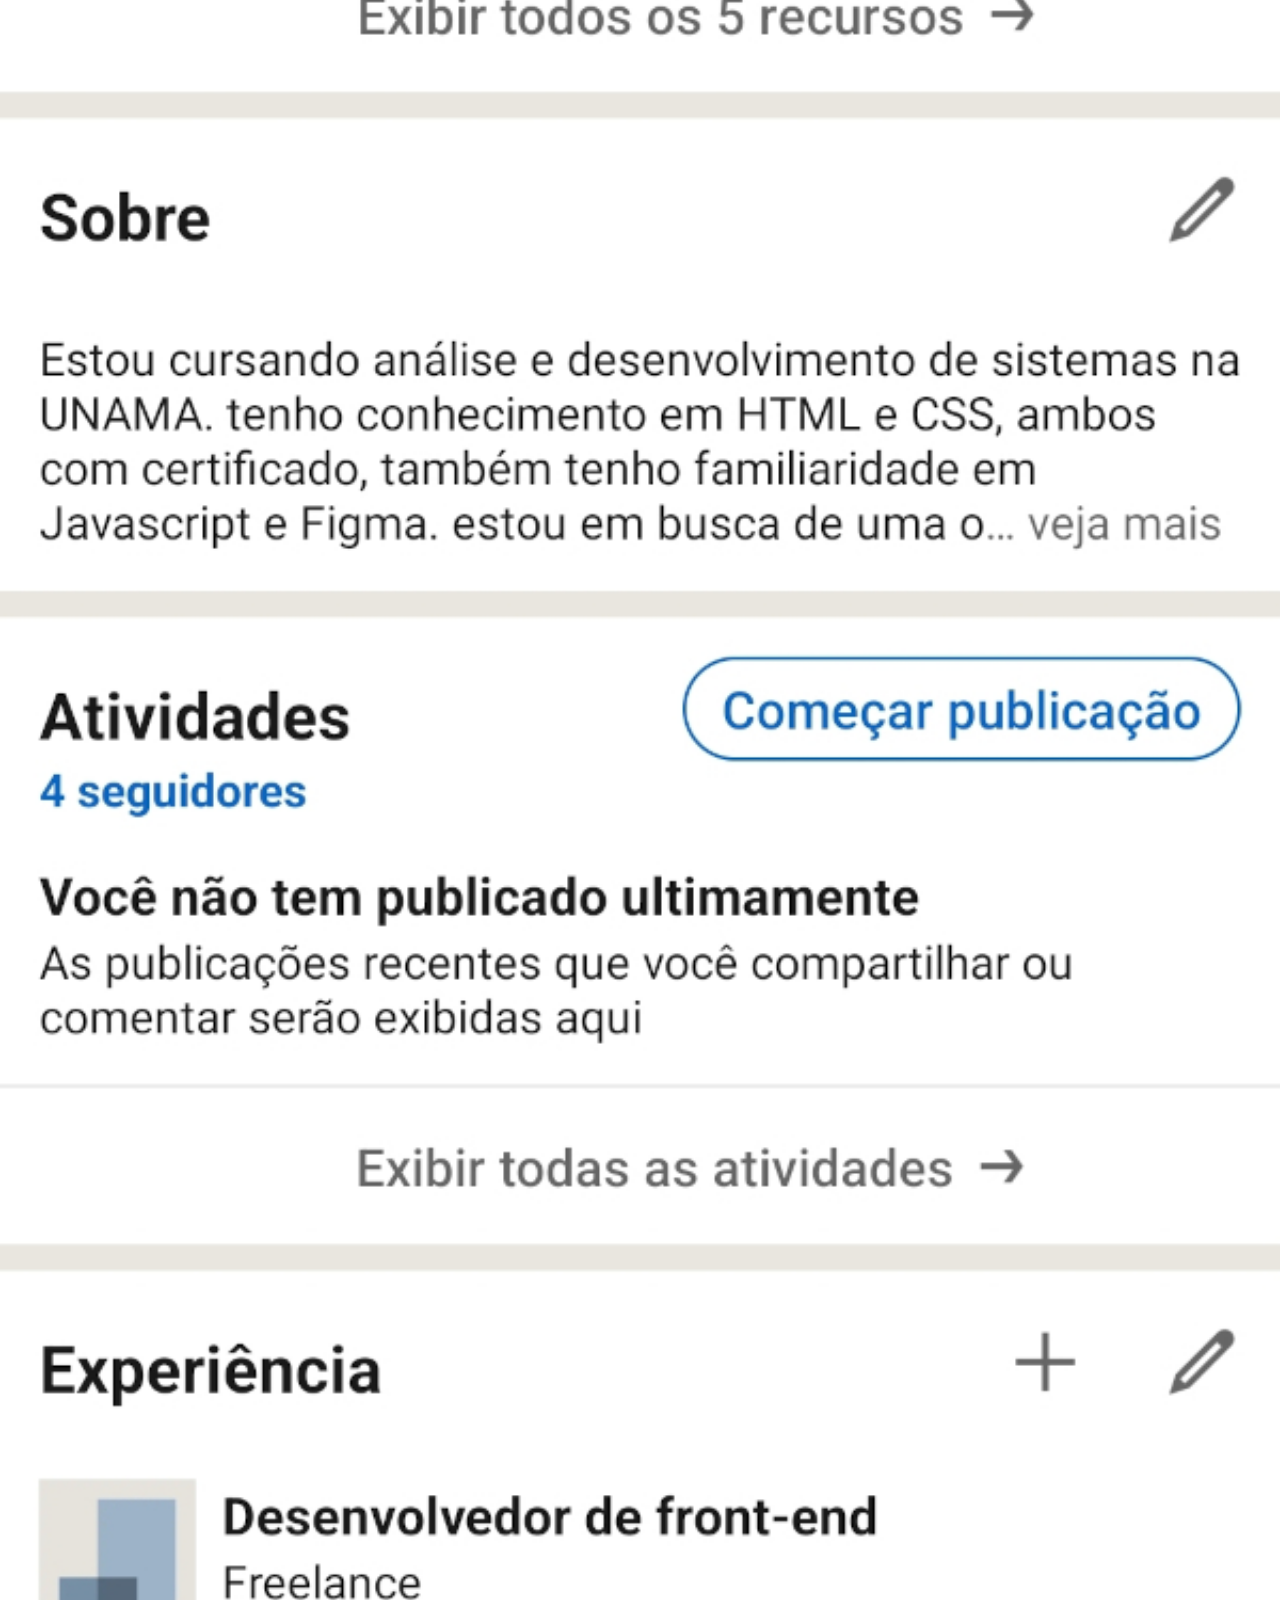
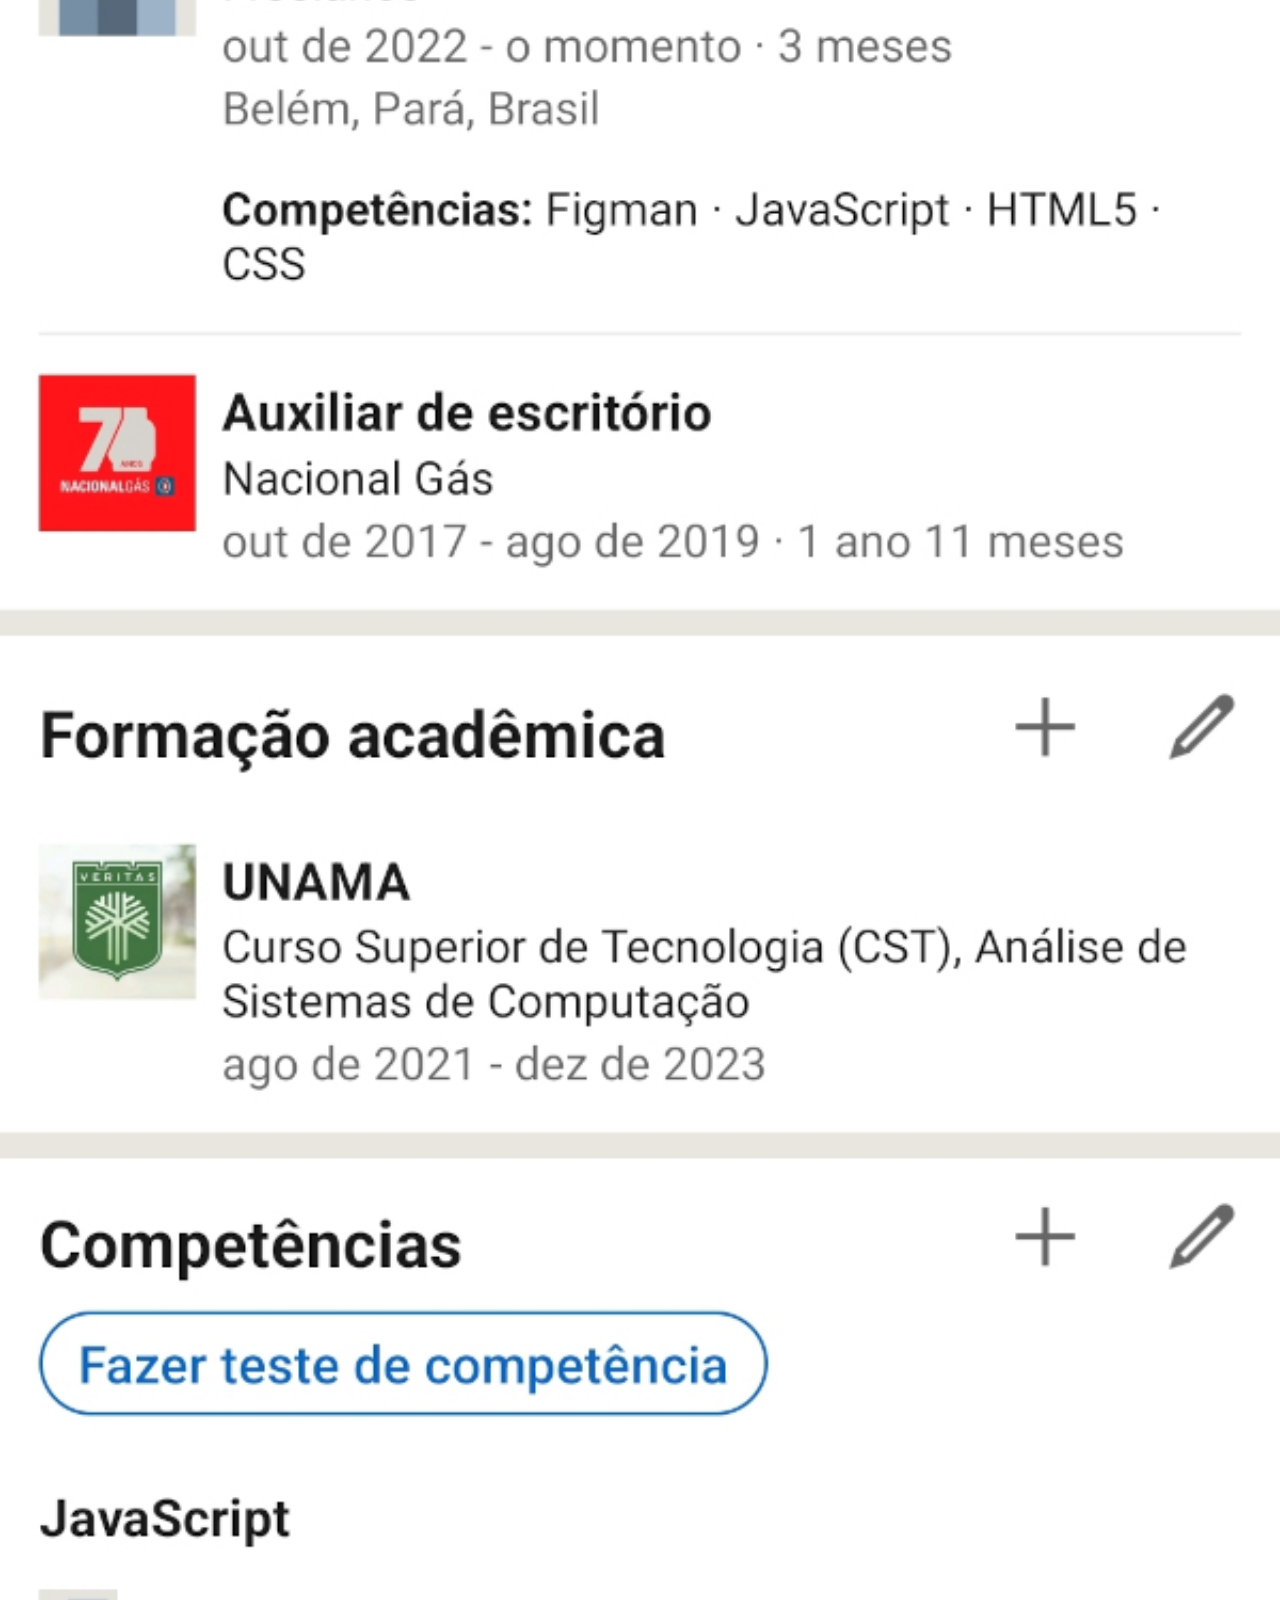
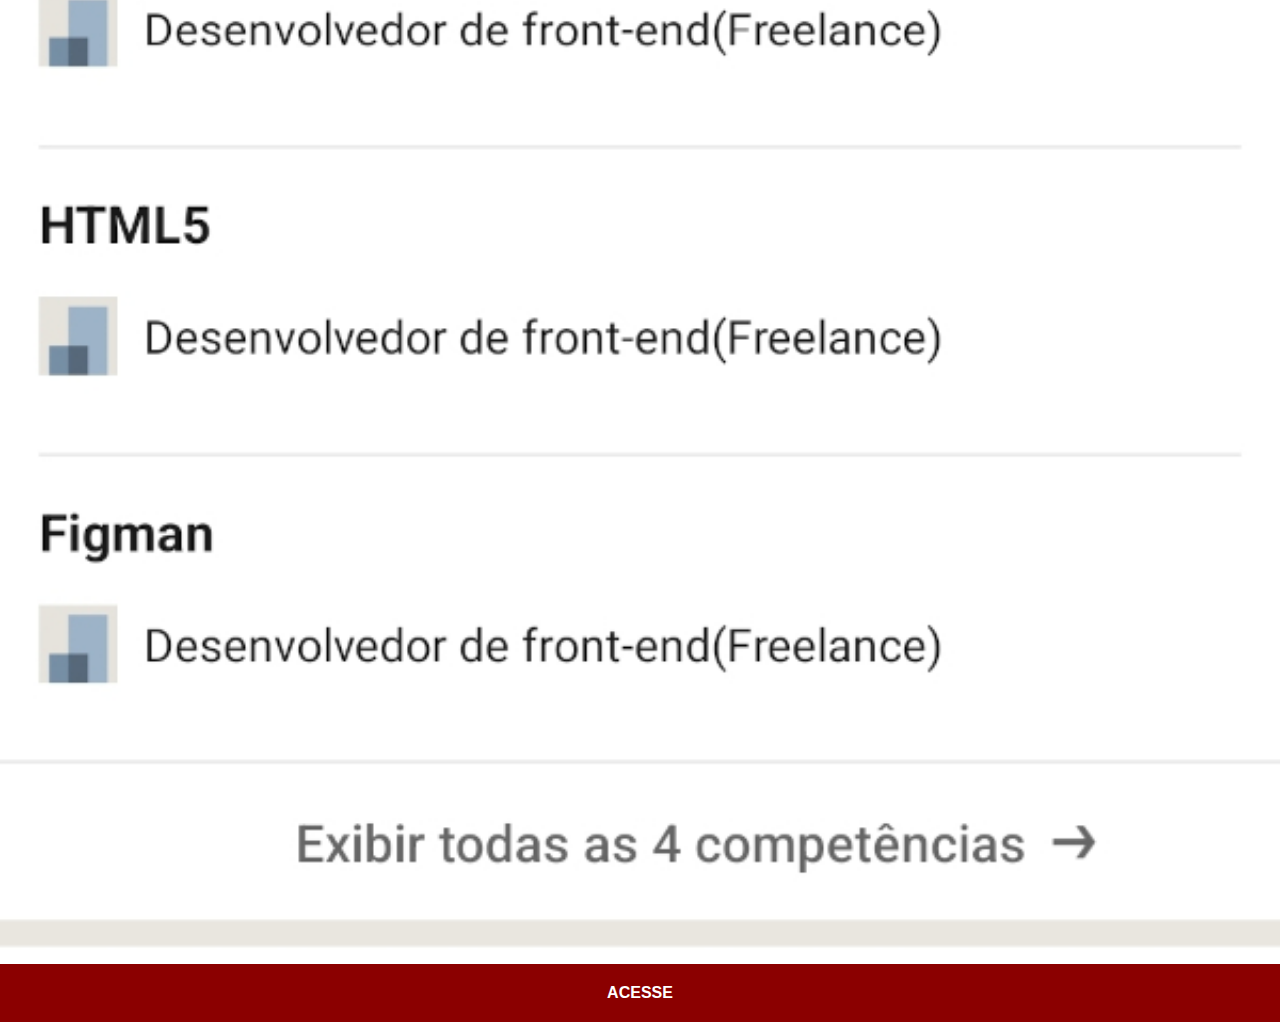
<file: linkidin.html>
<!DOCTYPE html>
<html lang="pt-br">
<head>
    <meta charset="UTF-8">
    <meta http-equiv="X-UA-Compatible" content="IE=edge">
    <meta name="viewport" content="width=device-width, initial-scale=1.0">
    <title>Twitter</title>
    <link rel="stylesheet" href="estilos/social.css">
</head>
<body>
    <img src="imagens/linkidin.jpg" alt="twitter">
    <a href="https://www.linkedin.com/in/antonio-marcus-443942138/" target="_blank">ACESSE</a>
</body>
</html>
</file>
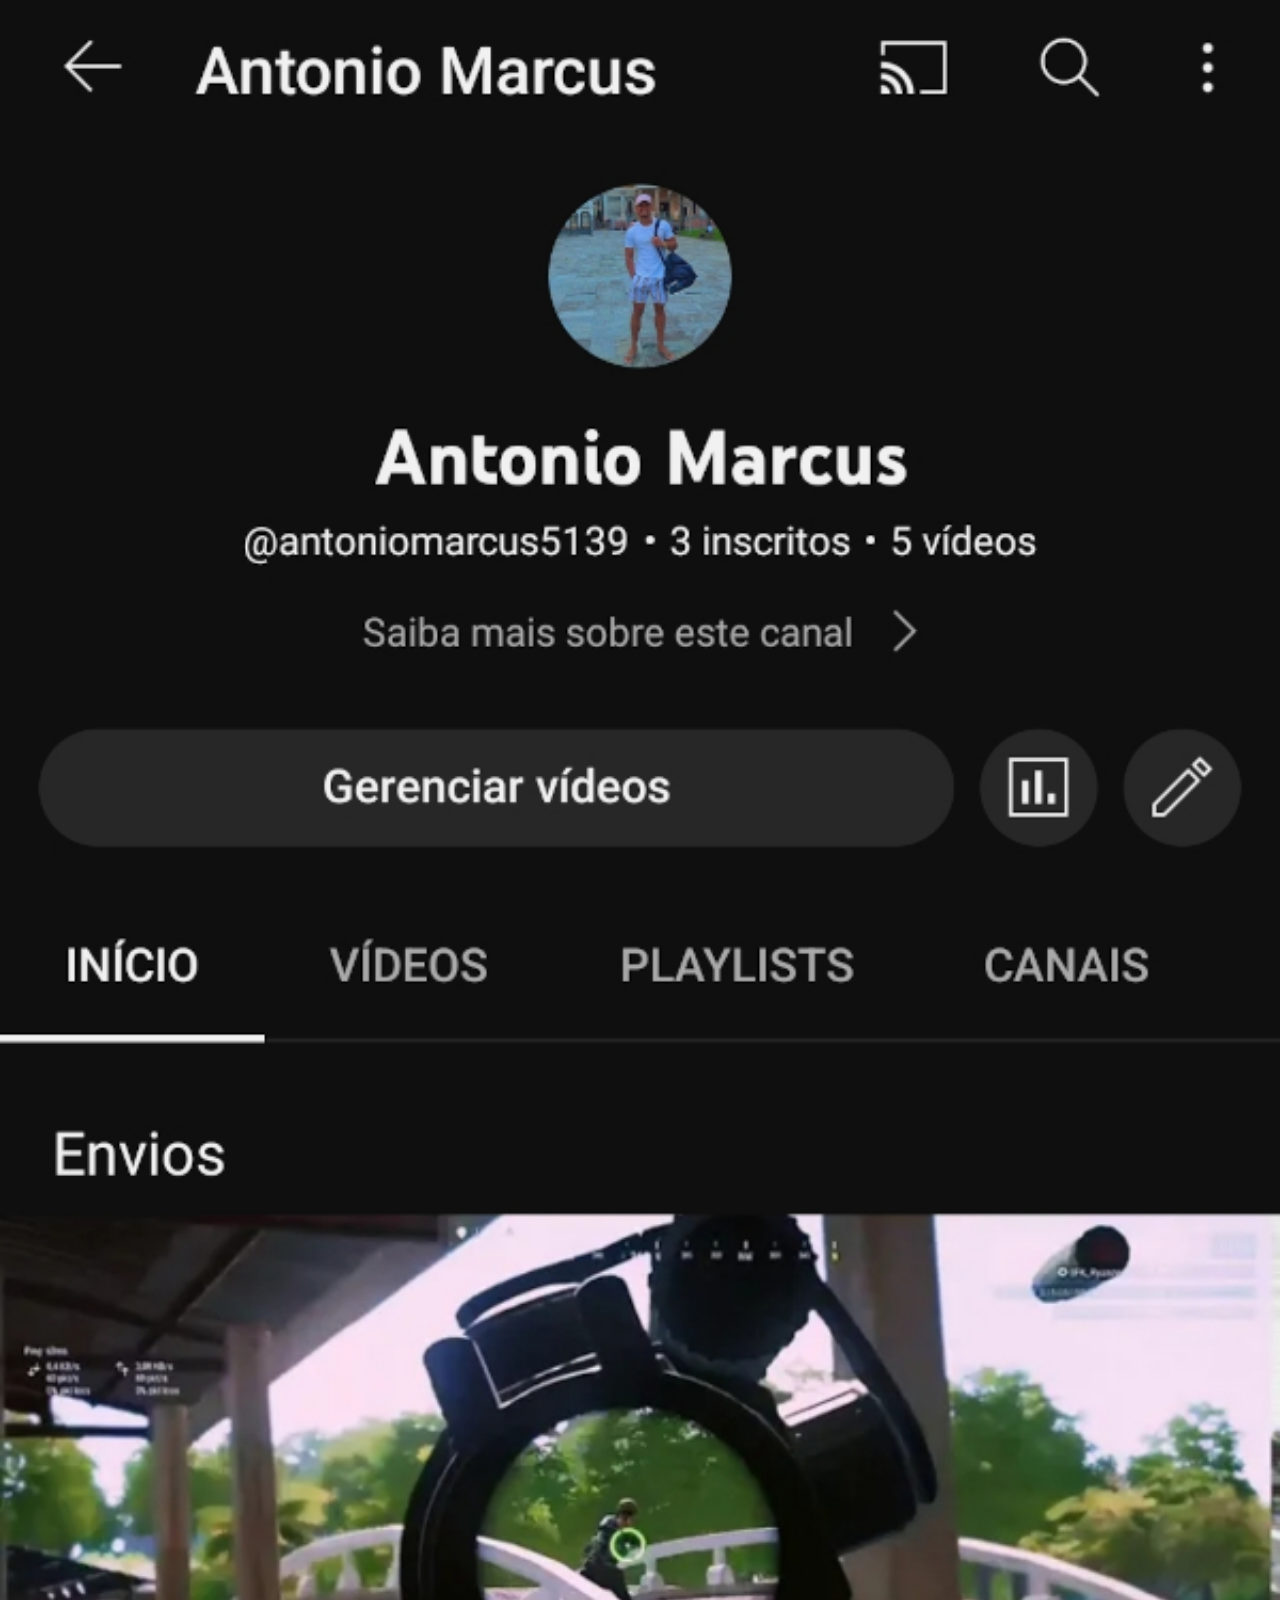
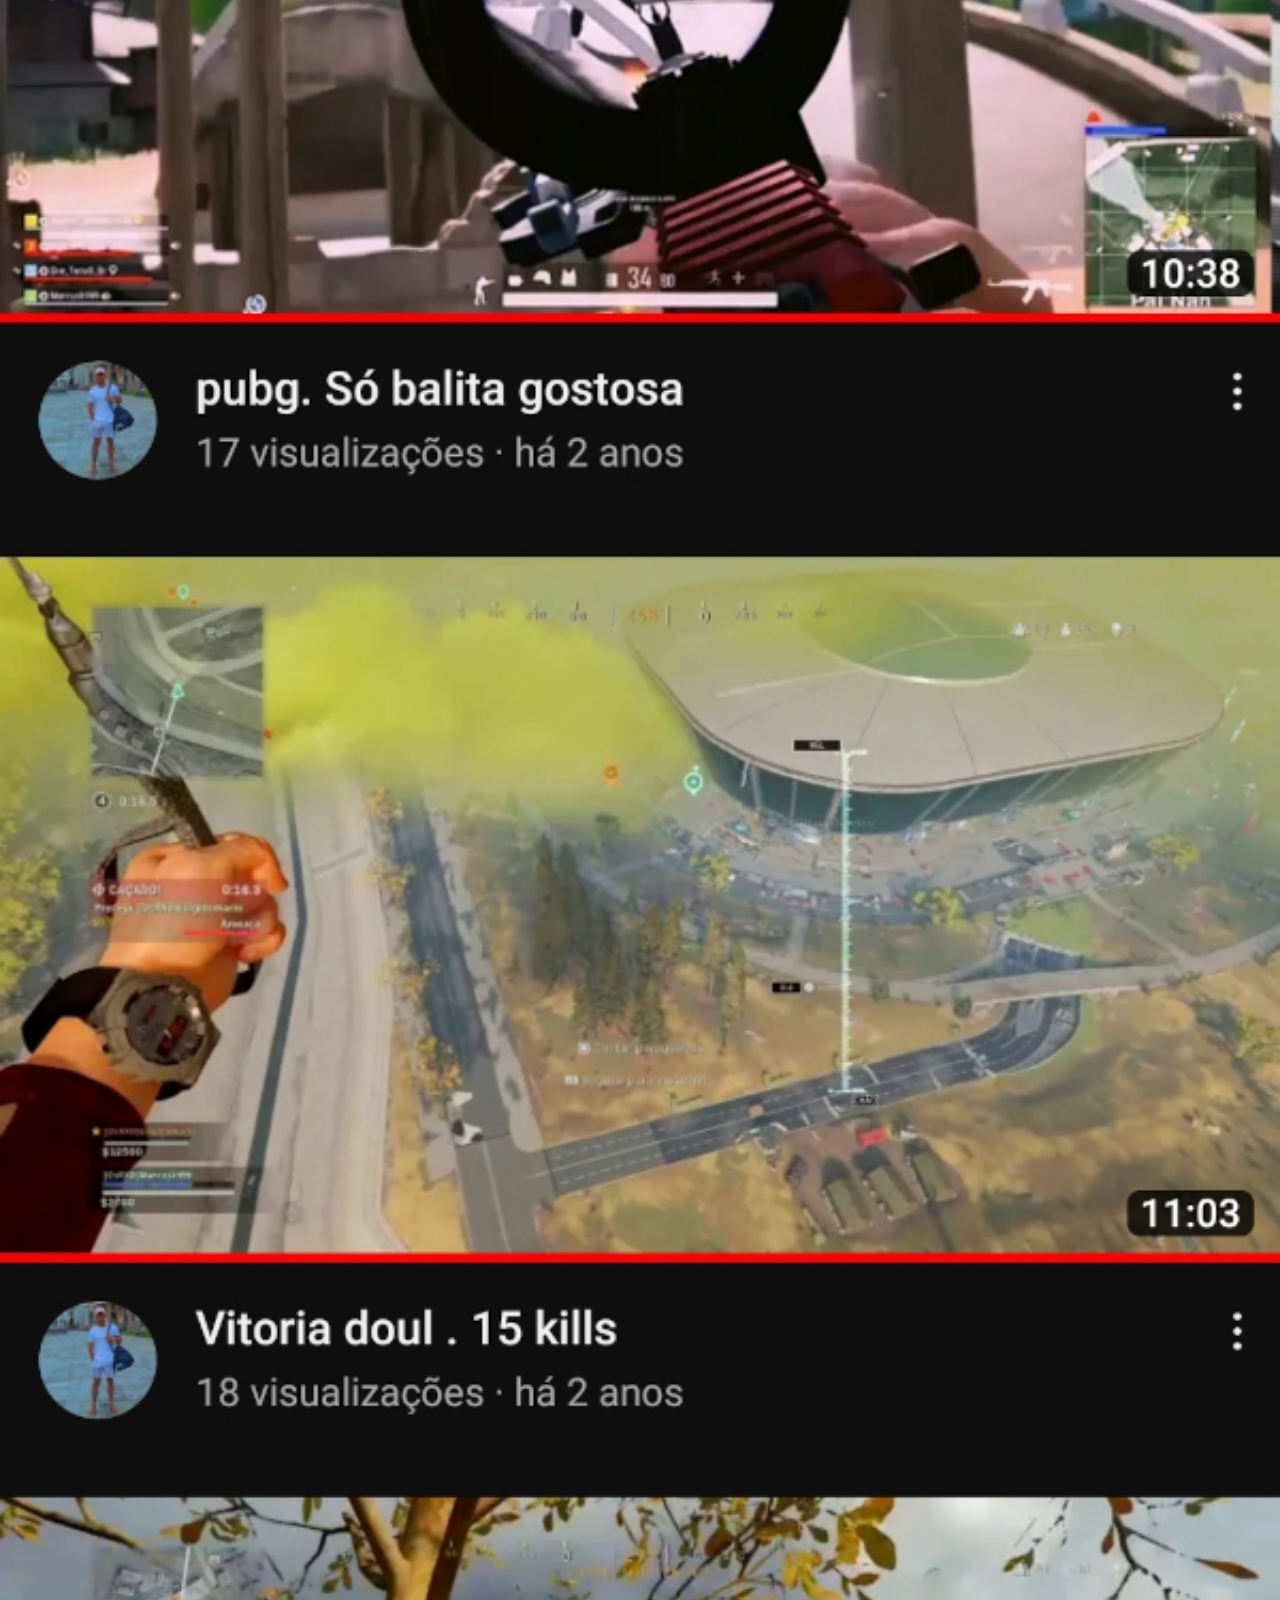
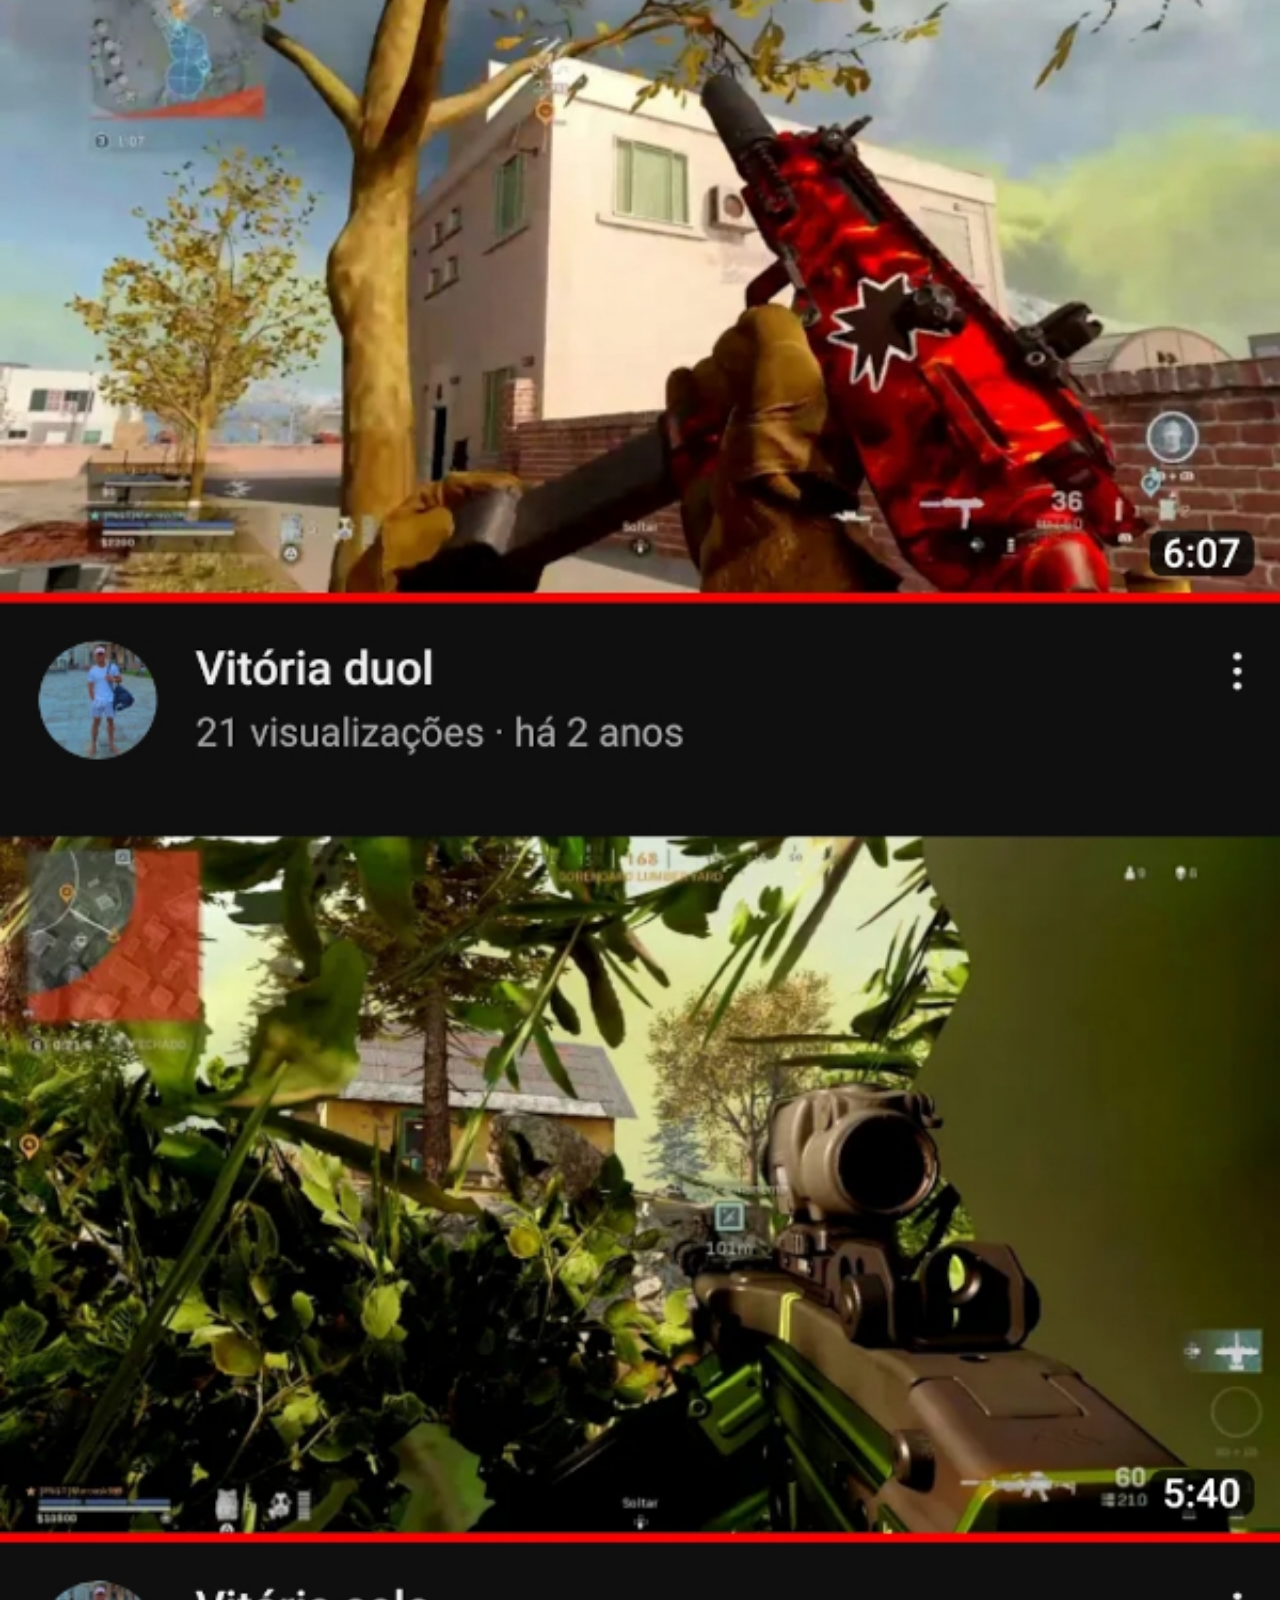
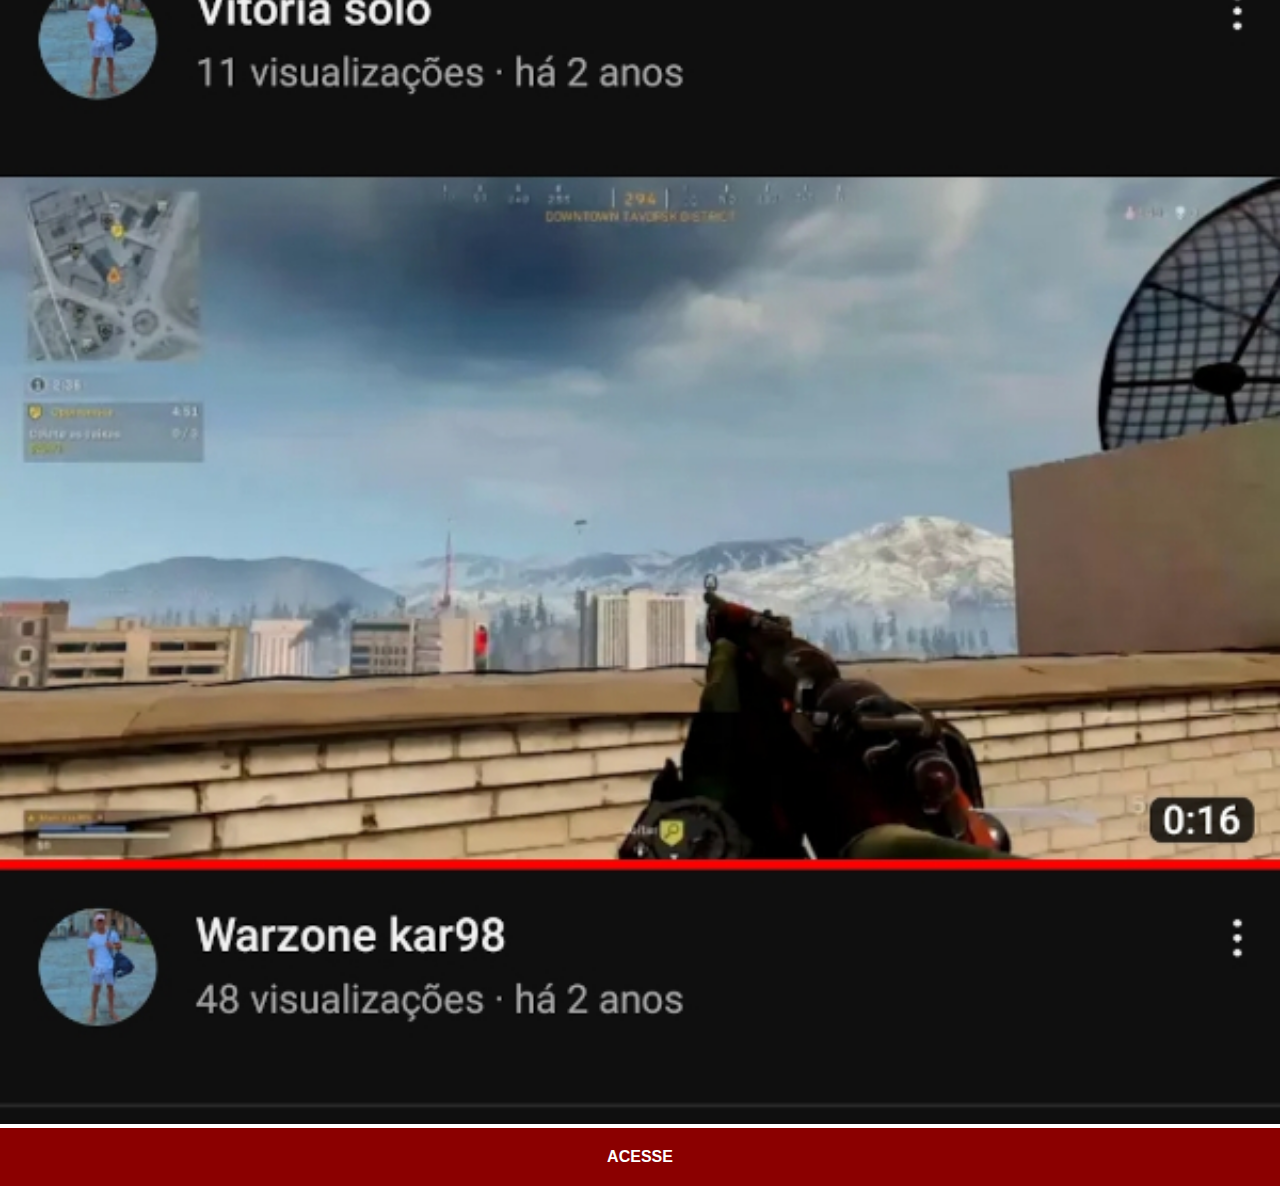
<file: youtube.html>
<!DOCTYPE html>
<html lang="pt-br">
<head>
    <meta charset="UTF-8">
    <meta http-equiv="X-UA-Compatible" content="IE=edge">
    <meta name="viewport" content="width=device-width, initial-scale=1.0">
    <title>YouTube</title>
    <link rel="stylesheet" href="estilos/social.css">
</head>
<body>
    <img src="imagens/yotube.jpg.jpg" alt="youtube">
    <a href="https://www.youtube.com/channel/UCJ7a6a25u9zpaT0yFMJI_xQ" target="_blank">ACESSE</a>
</body>
</html>
</file>
<file: estilos/style.css>
@charset "UTF-8";

* {
    margin: 0px;
    padding: 0px;
    font-family: Arial, Helvetica, sans-serif;
}

::-webkit-scrollbar {
    width: 0px;
    height: 0px;
}

html{
    height: 100vh;
    width: 100vw;
    background-color: black;
}

body {
    background: url(../imagens/fundo-madeira.jpg) no-repeat top center;
    background-size: cover;
    background-attachment: fixed;
   
}

main {
    min-height: 100vh;
    display: flex;
    justify-content: center;
    align-items: center;
    flex-flow: column;
}

#telefone {
    display: flex;
    flex-wrap: wrap;
    position: relative;
  }
  
  #telefone img {
    width: 300px;
    height: 600px;
  }
  
  #tela {
    width: 257px;
    height: 449px;
    position: absolute;
    top: 51%;
    left: 50%;
    transform: translate(-50%, -51%);
  }

#redes-sociais{
    text-align: right;
    display: flex;
    flex-wrap: wrap;
    
}

#redes-sociais img {
    width: 40px;
    margin: 7px;
    border-radius: 50%;
    box-shadow: 2px 2px 5px rgba(0, 0, 0, 0.400);
    box-sizing: border-box;
}

#redes-sociais img:hover{
    border: 2px solid rgba(255, 255, 255, 0.6);
    transform: translate(-3px, -3px);
    box-shadow: 5px 5px 10px rgba(0, 0, 0, 0.614);
    transition: transform 0.3s,border 0.5s;
}

@media screen and (max-width:330px) {
    #telefone img {
        width: 200px;
        height: 401px;
      }

      #tela {
        width: 170px;
        height: 300px;
        position: absolute;
        top: 51%;
        left: 50%;
        transform: translate(-50%, -51%);
      }

      #redes-sociais img {
        width: 30px;
        margin: 6px;
        
    }
}


@media screen and (min-width:500px) {
    main{
        flex-flow: wrap;
    }
    
    #redes-sociais {
    display: block;
   }

   #redes-sociais img {
    margin: 10px;
   }
}
</file>
<file: estilos/social.css>
@charset "UTF-8";

* {
    margin: 0px;
    padding: 0px;
    font-family: Arial, Helvetica, sans-serif;
}

::-webkit-scrollbar {
    width: 0px;
    height: 0px;
}

img{
    width: 100vw;
}

a {
    display: block;
    background-color: darkred;
    color: white;
    padding: 20px;
    text-align: center;
    font-weight: bolder;
    text-decoration: none;
 
}

a:hover {
    background-color: red;
}
</file>
